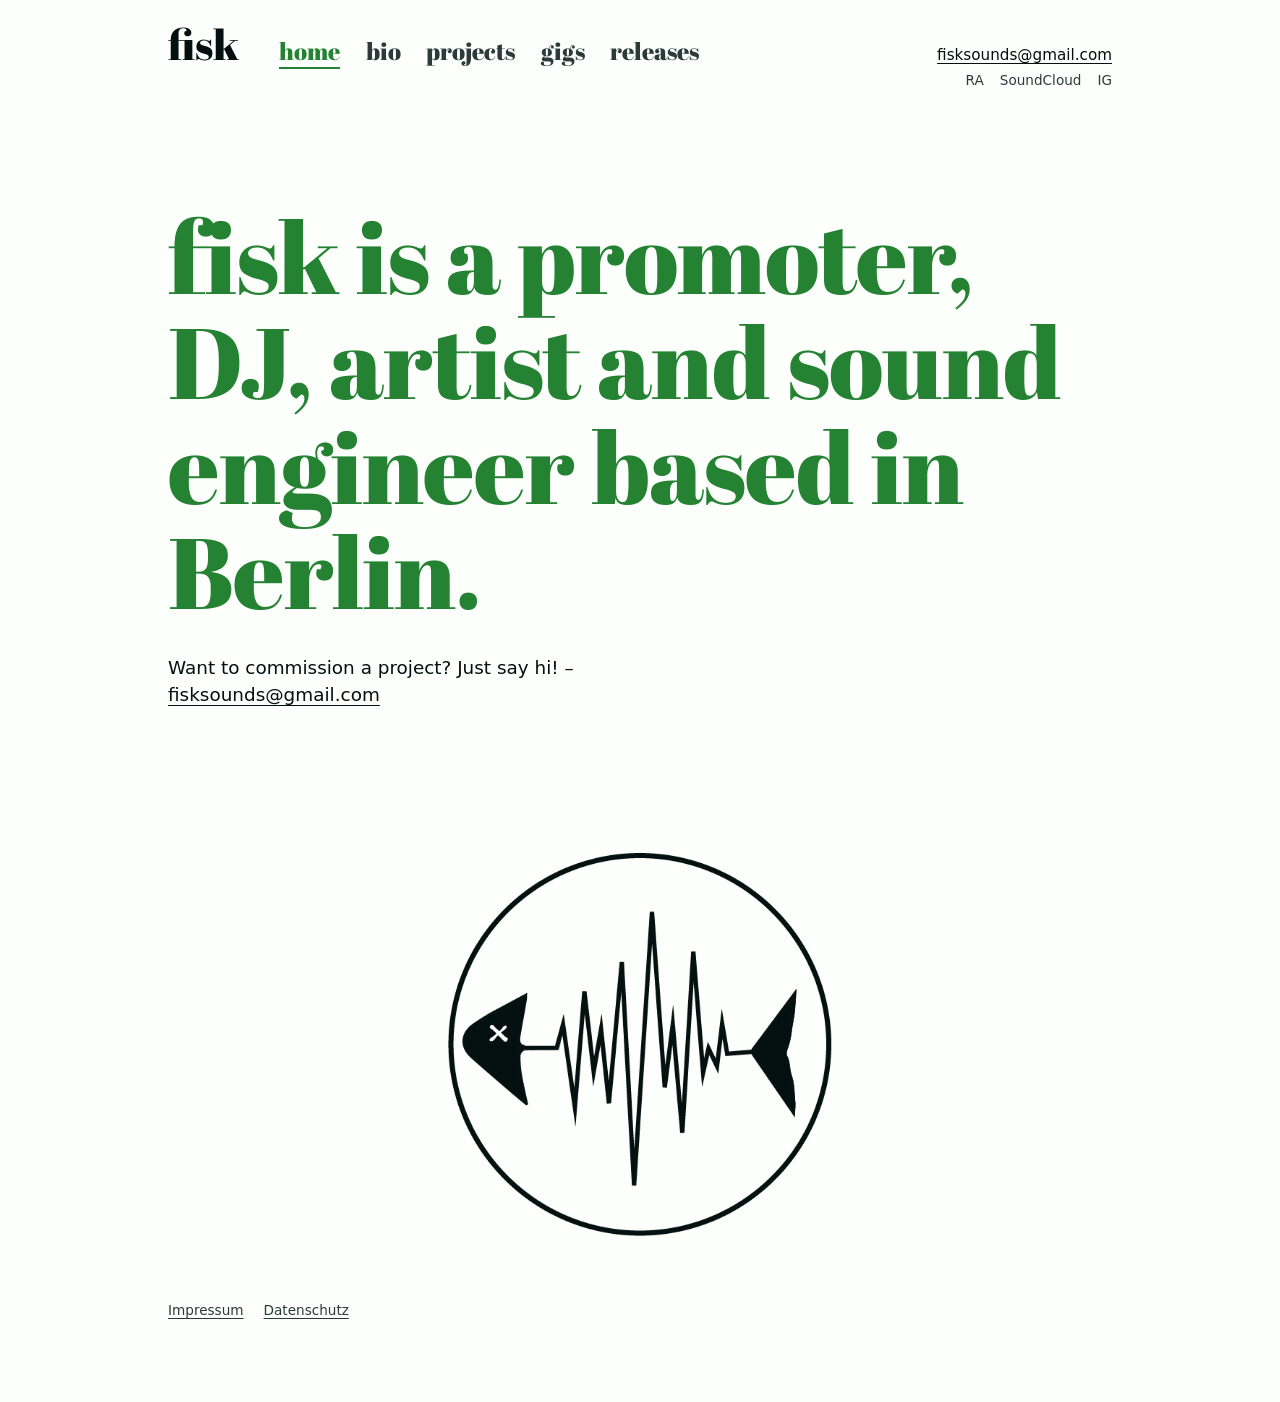
<file: index.html>
<!DOCTYPE html>
<html lang="en">
<head>
<meta charset="utf-8">
<meta name="viewport" content="width=device-width, initial-scale=1">
<title>fisk</title>
<meta name="description" content="fisk is a promoter, DJ, artist and sound engineer based in Berlin.">
<link rel="stylesheet" href="style.css">
</head>
<body>
<div class="wrap">
<header>
<a class="brand" href="index.html">fisk</a>
<nav aria-label="Main">
<a href="index.html" aria-current="page">home</a>
<a href="bio.html">bio</a>
<a href="projects.html">projects</a>
<a href="gigs.html">gigs</a>
<a href="releases.html">releases</a>
</nav>
<div class="contact">
<a href="mailto:fisksounds@gmail.com">fisksounds@gmail.com</a>
<span class="links"><a href="https://ra.co/dj/fisk" target="_blank" rel="noopener noreferrer">RA</a><a href="https://soundcloud.com/fisksounds" target="_blank" rel="noopener noreferrer">SoundCloud</a><a href="https://www.instagram.com/fisk.wav/" target="_blank" rel="noopener noreferrer">IG</a></span>
</div>
</header>
<main>
<p class="lead">fisk is a promoter, DJ, artist and sound engineer based in Berlin.</p>
<p class="available">Want to commission a project? Just say hi! – <a href="mailto:fisksounds@gmail.com">fisksounds@gmail.com</a></p>
<img class="home-logo" src="fisk-logo.png" alt="fisk logo: a fish skeleton whose spine is a sound waveform, inside a circle" width="531" height="530">
</main>
<footer class="site-footer"><a href="impressum.html">Impressum</a><a href="datenschutz.html">Datenschutz</a></footer>
</div>
</body>
</html>
</file>
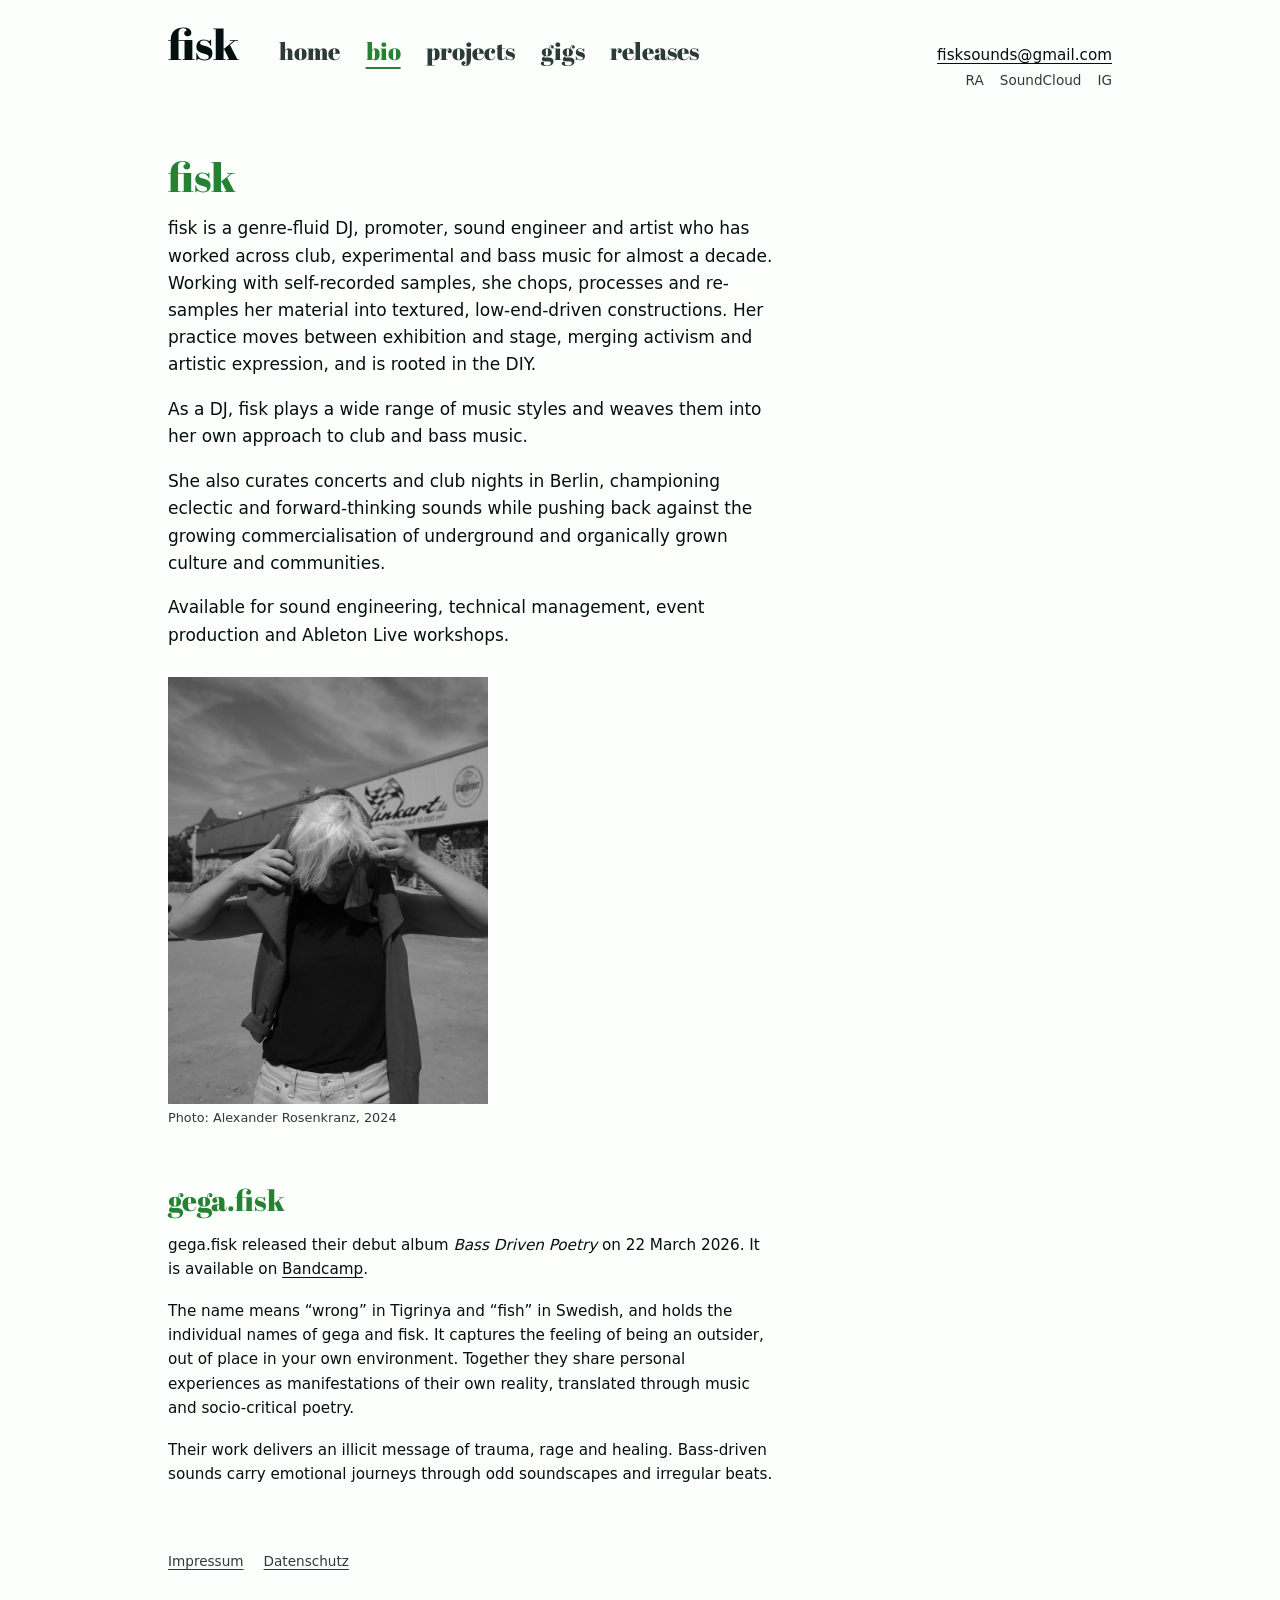
<file: bio.html>
<!DOCTYPE html>
<html lang="en">
<head>
<meta charset="utf-8">
<meta name="viewport" content="width=device-width, initial-scale=1">
<title>fisk – bio</title>
<meta name="description" content="fisk is a promoter, DJ, artist and sound engineer based in Berlin.">
<link rel="stylesheet" href="style.css">
</head>
<body>
<div class="wrap">
<header>
<a class="brand" href="index.html">fisk</a>
<nav aria-label="Main">
<a href="index.html">home</a>
<a href="bio.html" aria-current="page">bio</a>
<a href="projects.html">projects</a>
<a href="gigs.html">gigs</a>
<a href="releases.html">releases</a>
</nav>
<div class="contact">
<a href="mailto:fisksounds@gmail.com">fisksounds@gmail.com</a>
<span class="links"><a href="https://ra.co/dj/fisk" target="_blank" rel="noopener noreferrer">RA</a><a href="https://soundcloud.com/fisksounds" target="_blank" rel="noopener noreferrer">SoundCloud</a><a href="https://www.instagram.com/fisk.wav/" target="_blank" rel="noopener noreferrer">IG</a></span>
</div>
</header>
<main class="text">
<section>
<h2>fisk</h2>
<p>fisk is a genre-fluid DJ, promoter, sound engineer and artist who has worked across club, experimental and bass music for almost a decade. Working with self-recorded samples, she chops, processes and re-samples her material into textured, low-end-driven constructions. Her practice moves between exhibition and stage, merging activism and artistic expression, and is rooted in the DIY.</p>
<p>As a DJ, fisk plays a wide range of music styles and weaves them into her own approach to club and bass music.</p>
<p>She also curates concerts and club nights in Berlin, championing eclectic and forward-thinking sounds while pushing back against the growing commercialisation of underground and organically grown culture and communities.</p>
<p>Available for sound engineering, technical management, event production and Ableton Live workshops.</p>
<figure class="portrait"><img src="fisk-portrait-alexander-rosenkranz-2024.jpg" alt="Black and white portrait of fisk with a sweater pulled over her head and both hands raised to her hair, outdoors under a cloudy sky" width="800" height="1067" loading="lazy"><figcaption>Photo: Alexander Rosenkranz, 2024</figcaption></figure>
</section>
<section class="secondary">
<h2>gega.fisk</h2>
<p>gega.fisk released their debut album <em>Bass Driven Poetry</em> on 22 March 2026. It is available on <a href="https://gegafisk.bandcamp.com/album/bass-driven-poetry" target="_blank" rel="noopener noreferrer">Bandcamp</a>.</p>
<p>The name means “wrong” in Tigrinya and “fish” in Swedish, and holds the individual names of gega and fisk. It captures the feeling of being an outsider, out of place in your own environment. Together they share personal experiences as manifestations of their own reality, translated through music and socio-critical poetry.</p>
<p>Their work delivers an illicit message of trauma, rage and healing. Bass-driven sounds carry emotional journeys through odd soundscapes and irregular beats.</p>
</section>
</main>
<footer class="site-footer"><a href="impressum.html">Impressum</a><a href="datenschutz.html">Datenschutz</a></footer>
</div>
</body>
</html>
</file>
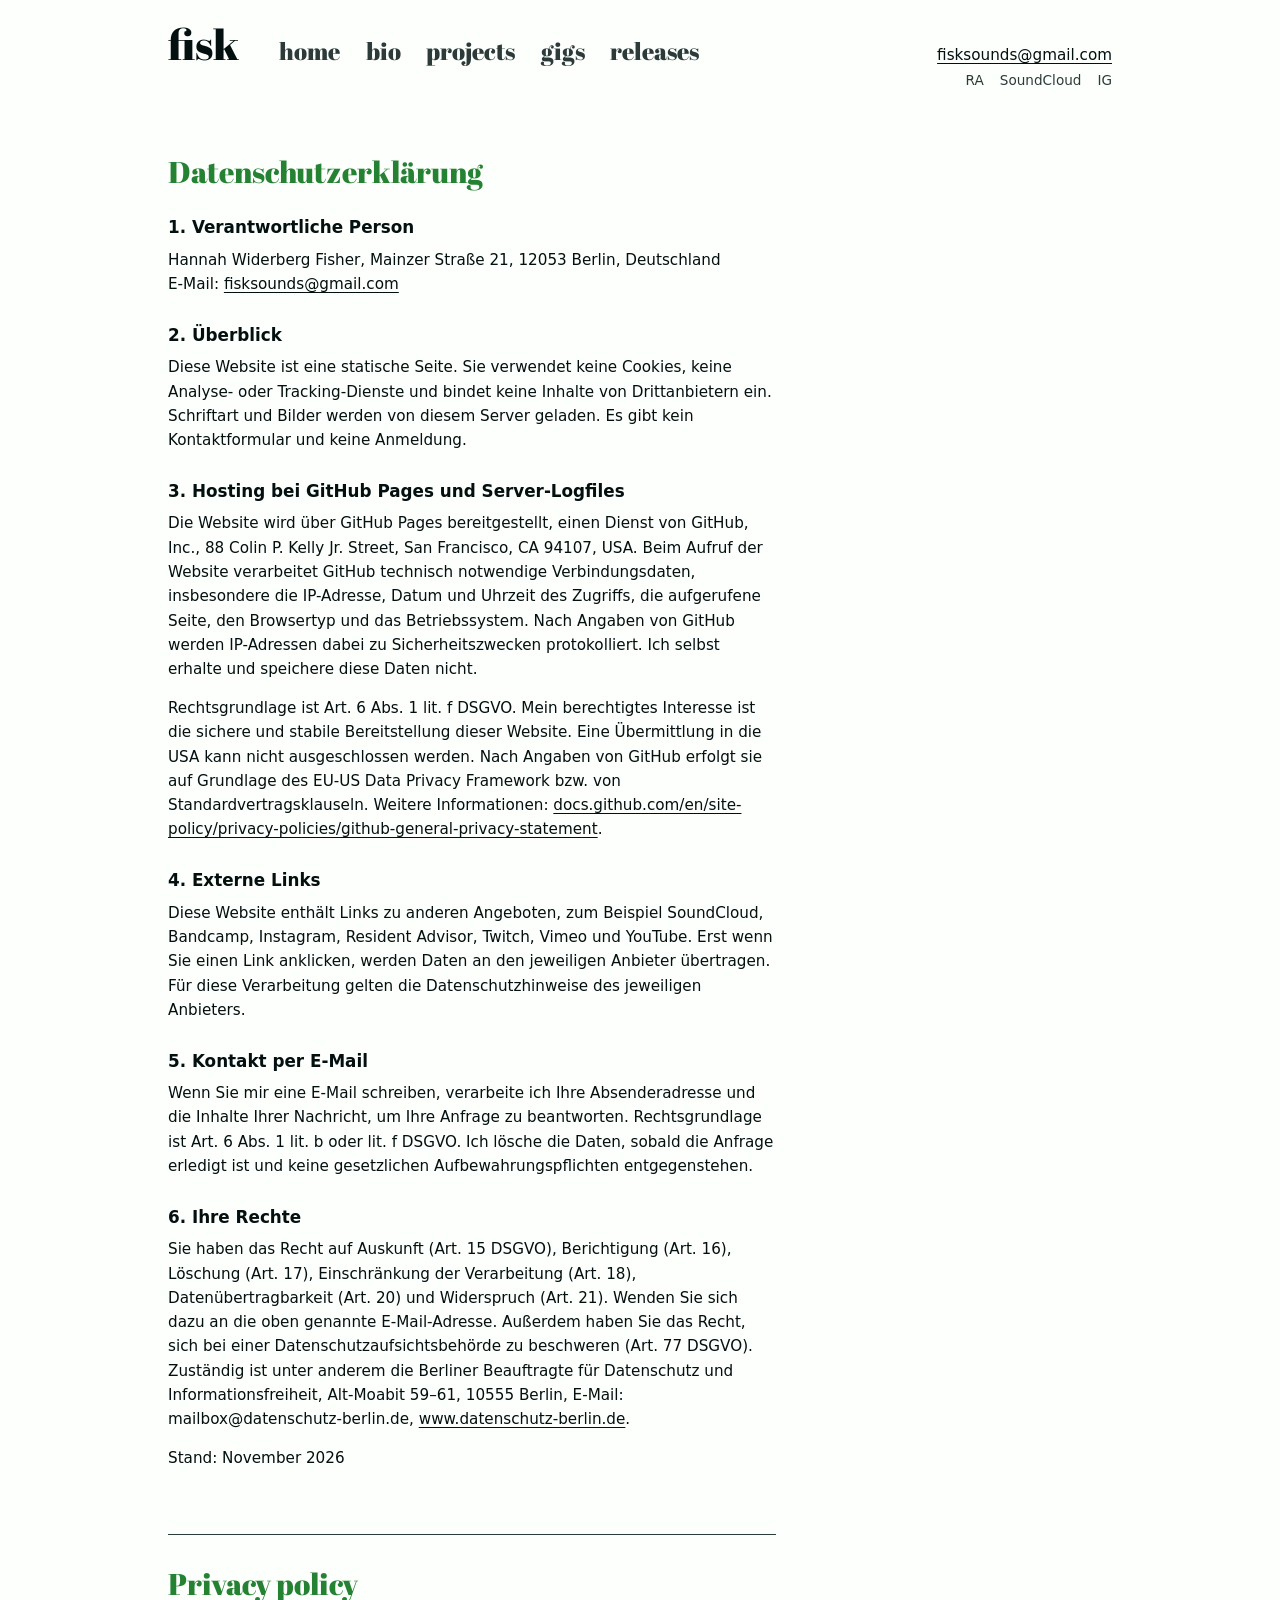
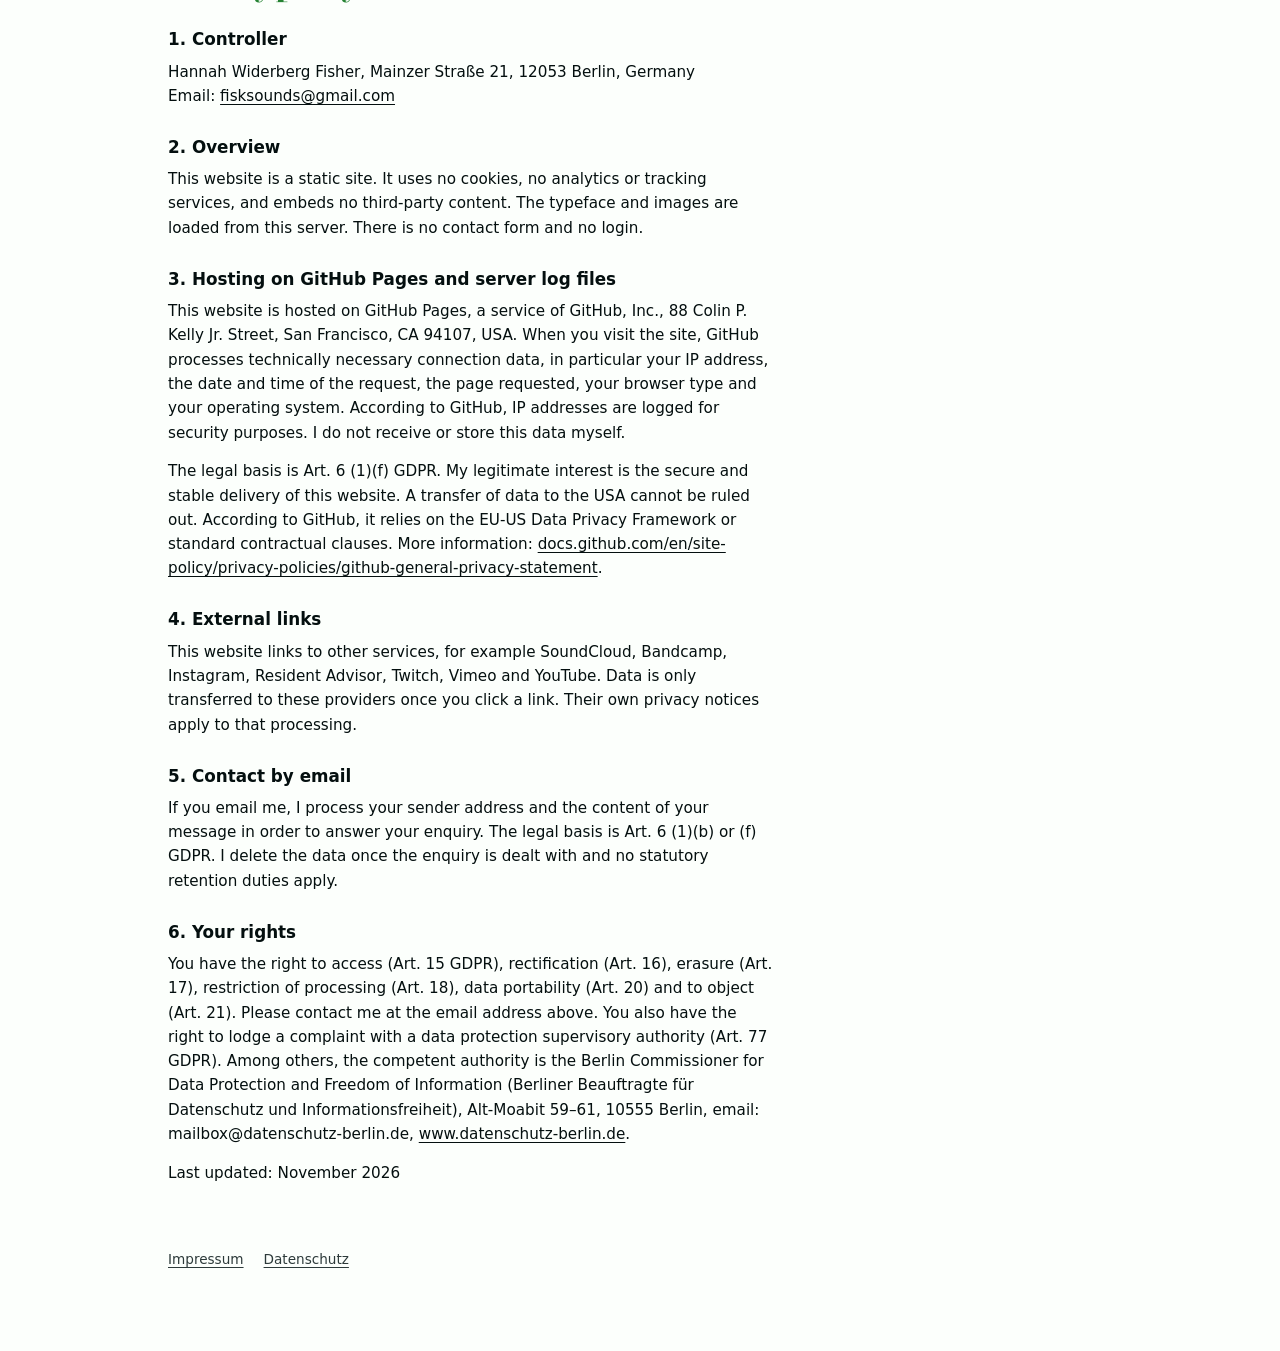
<file: datenschutz.html>
<!DOCTYPE html>
<html lang="en">
<head>
<meta charset="utf-8">
<meta name="viewport" content="width=device-width, initial-scale=1">
<title>fisk – Datenschutz</title>
<meta name="description" content="fisk is a promoter, DJ, artist and sound engineer based in Berlin.">
<link rel="stylesheet" href="style.css">
</head>
<body>
<div class="wrap">
<header>
<a class="brand" href="index.html">fisk</a>
<nav aria-label="Main">
<a href="index.html">home</a>
<a href="bio.html">bio</a>
<a href="projects.html">projects</a>
<a href="gigs.html">gigs</a>
<a href="releases.html">releases</a>
</nav>
<div class="contact">
<a href="mailto:fisksounds@gmail.com">fisksounds@gmail.com</a>
<span class="links"><a href="https://ra.co/dj/fisk" target="_blank" rel="noopener noreferrer">RA</a><a href="https://soundcloud.com/fisksounds" target="_blank" rel="noopener noreferrer">SoundCloud</a><a href="https://www.instagram.com/fisk.wav/" target="_blank" rel="noopener noreferrer">IG</a></span>
</div>
</header>
<main class="text legal">
<section lang="de">
<h2>Datenschutzerklärung</h2>
<h3>1. Verantwortliche Person</h3>
<p>Hannah Widerberg Fisher, Mainzer Straße 21, 12053 Berlin, Deutschland<br>E-Mail: <a href="mailto:fisksounds@gmail.com">fisksounds@gmail.com</a></p>
<h3>2. Überblick</h3>
<p>Diese Website ist eine statische Seite. Sie verwendet keine Cookies, keine Analyse- oder Tracking-Dienste und bindet keine Inhalte von Drittanbietern ein. Schriftart und Bilder werden von diesem Server geladen. Es gibt kein Kontaktformular und keine Anmeldung.</p>
<h3>3. Hosting bei GitHub Pages und Server-Logfiles</h3>
<p>Die Website wird über GitHub Pages bereitgestellt, einen Dienst von GitHub, Inc., 88 Colin P. Kelly Jr. Street, San Francisco, CA 94107, USA. Beim Aufruf der Website verarbeitet GitHub technisch notwendige Verbindungsdaten, insbesondere die IP-Adresse, Datum und Uhrzeit des Zugriffs, die aufgerufene Seite, den Browsertyp und das Betriebssystem. Nach Angaben von GitHub werden IP-Adressen dabei zu Sicherheitszwecken protokolliert. Ich selbst erhalte und speichere diese Daten nicht.</p>
<p>Rechtsgrundlage ist Art. 6 Abs. 1 lit. f DSGVO. Mein berechtigtes Interesse ist die sichere und stabile Bereitstellung dieser Website. Eine Übermittlung in die USA kann nicht ausgeschlossen werden. Nach Angaben von GitHub erfolgt sie auf Grundlage des EU-US Data Privacy Framework bzw. von Standardvertragsklauseln. Weitere Informationen: <a href="https://docs.github.com/en/site-policy/privacy-policies/github-general-privacy-statement" target="_blank" rel="noopener noreferrer">docs.github.com/en/site-policy/privacy-policies/github-general-privacy-statement</a>.</p>
<h3>4. Externe Links</h3>
<p>Diese Website enthält Links zu anderen Angeboten, zum Beispiel SoundCloud, Bandcamp, Instagram, Resident Advisor, Twitch, Vimeo und YouTube. Erst wenn Sie einen Link anklicken, werden Daten an den jeweiligen Anbieter übertragen. Für diese Verarbeitung gelten die Datenschutzhinweise des jeweiligen Anbieters.</p>
<h3>5. Kontakt per E-Mail</h3>
<p>Wenn Sie mir eine E-Mail schreiben, verarbeite ich Ihre Absenderadresse und die Inhalte Ihrer Nachricht, um Ihre Anfrage zu beantworten. Rechtsgrundlage ist Art. 6 Abs. 1 lit. b oder lit. f DSGVO. Ich lösche die Daten, sobald die Anfrage erledigt ist und keine gesetzlichen Aufbewahrungspflichten entgegenstehen.</p>
<h3>6. Ihre Rechte</h3>
<p>Sie haben das Recht auf Auskunft (Art. 15 DSGVO), Berichtigung (Art. 16), Löschung (Art. 17), Einschränkung der Verarbeitung (Art. 18), Datenübertragbarkeit (Art. 20) und Widerspruch (Art. 21). Wenden Sie sich dazu an die oben genannte E-Mail-Adresse. Außerdem haben Sie das Recht, sich bei einer Datenschutzaufsichtsbehörde zu beschweren (Art. 77 DSGVO). Zuständig ist unter anderem die Berliner Beauftragte für Datenschutz und Informationsfreiheit, Alt-Moabit 59–61, 10555 Berlin, E-Mail: mailbox@datenschutz-berlin.de, <a href="https://www.datenschutz-berlin.de" target="_blank" rel="noopener noreferrer">www.datenschutz-berlin.de</a>.</p>
<p>Stand: November 2026</p>
</section>
<section lang="en">
<h2>Privacy policy</h2>
<h3>1. Controller</h3>
<p>Hannah Widerberg Fisher, Mainzer Straße 21, 12053 Berlin, Germany<br>Email: <a href="mailto:fisksounds@gmail.com">fisksounds@gmail.com</a></p>
<h3>2. Overview</h3>
<p>This website is a static site. It uses no cookies, no analytics or tracking services, and embeds no third-party content. The typeface and images are loaded from this server. There is no contact form and no login.</p>
<h3>3. Hosting on GitHub Pages and server log files</h3>
<p>This website is hosted on GitHub Pages, a service of GitHub, Inc., 88 Colin P. Kelly Jr. Street, San Francisco, CA 94107, USA. When you visit the site, GitHub processes technically necessary connection data, in particular your IP address, the date and time of the request, the page requested, your browser type and your operating system. According to GitHub, IP addresses are logged for security purposes. I do not receive or store this data myself.</p>
<p>The legal basis is Art. 6 (1)(f) GDPR. My legitimate interest is the secure and stable delivery of this website. A transfer of data to the USA cannot be ruled out. According to GitHub, it relies on the EU-US Data Privacy Framework or standard contractual clauses. More information: <a href="https://docs.github.com/en/site-policy/privacy-policies/github-general-privacy-statement" target="_blank" rel="noopener noreferrer">docs.github.com/en/site-policy/privacy-policies/github-general-privacy-statement</a>.</p>
<h3>4. External links</h3>
<p>This website links to other services, for example SoundCloud, Bandcamp, Instagram, Resident Advisor, Twitch, Vimeo and YouTube. Data is only transferred to these providers once you click a link. Their own privacy notices apply to that processing.</p>
<h3>5. Contact by email</h3>
<p>If you email me, I process your sender address and the content of your message in order to answer your enquiry. The legal basis is Art. 6 (1)(b) or (f) GDPR. I delete the data once the enquiry is dealt with and no statutory retention duties apply.</p>
<h3>6. Your rights</h3>
<p>You have the right to access (Art. 15 GDPR), rectification (Art. 16), erasure (Art. 17), restriction of processing (Art. 18), data portability (Art. 20) and to object (Art. 21). Please contact me at the email address above. You also have the right to lodge a complaint with a data protection supervisory authority (Art. 77 GDPR). Among others, the competent authority is the Berlin Commissioner for Data Protection and Freedom of Information (Berliner Beauftragte für Datenschutz und Informationsfreiheit), Alt-Moabit 59–61, 10555 Berlin, email: mailbox@datenschutz-berlin.de, <a href="https://www.datenschutz-berlin.de" target="_blank" rel="noopener noreferrer">www.datenschutz-berlin.de</a>.</p>
<p>Last updated: November 2026</p>
</section>
</main>
<footer class="site-footer"><a href="impressum.html">Impressum</a><a href="datenschutz.html">Datenschutz</a></footer>
</div>
</body>
</html>
</file>
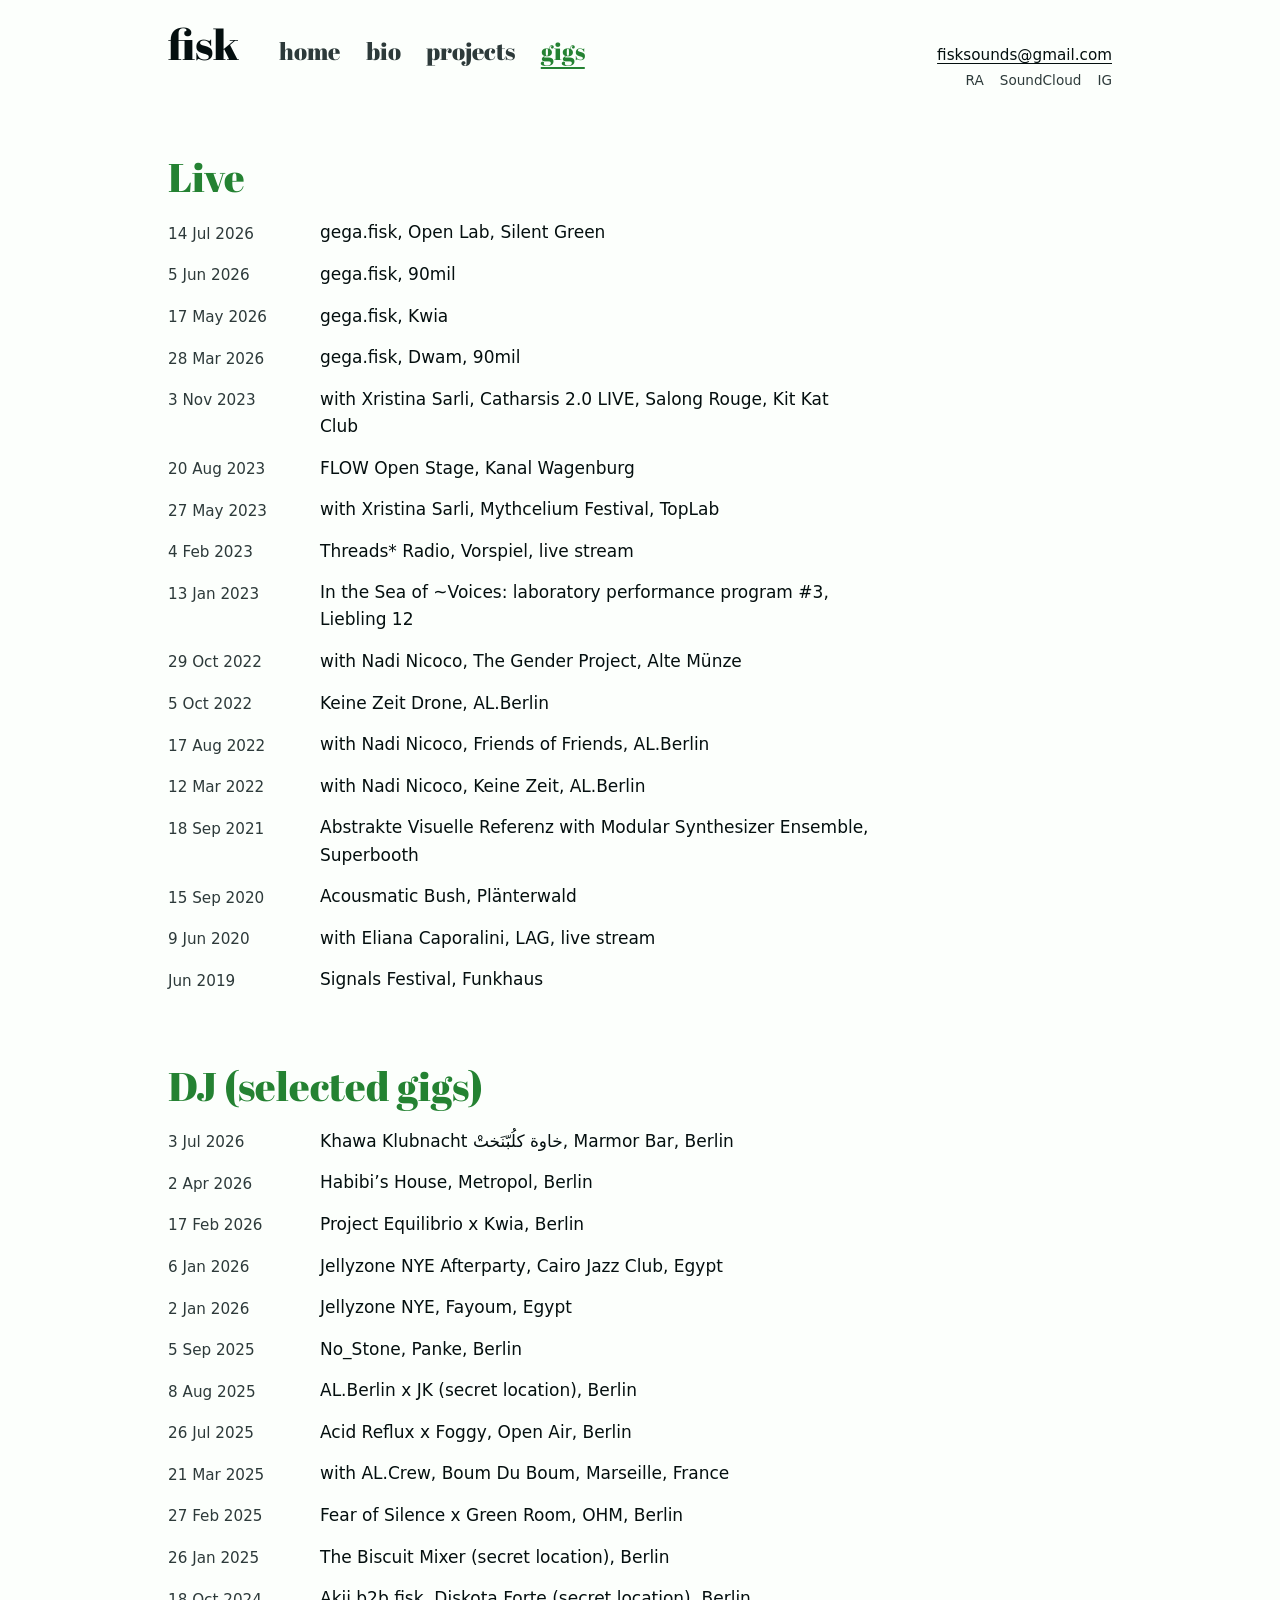
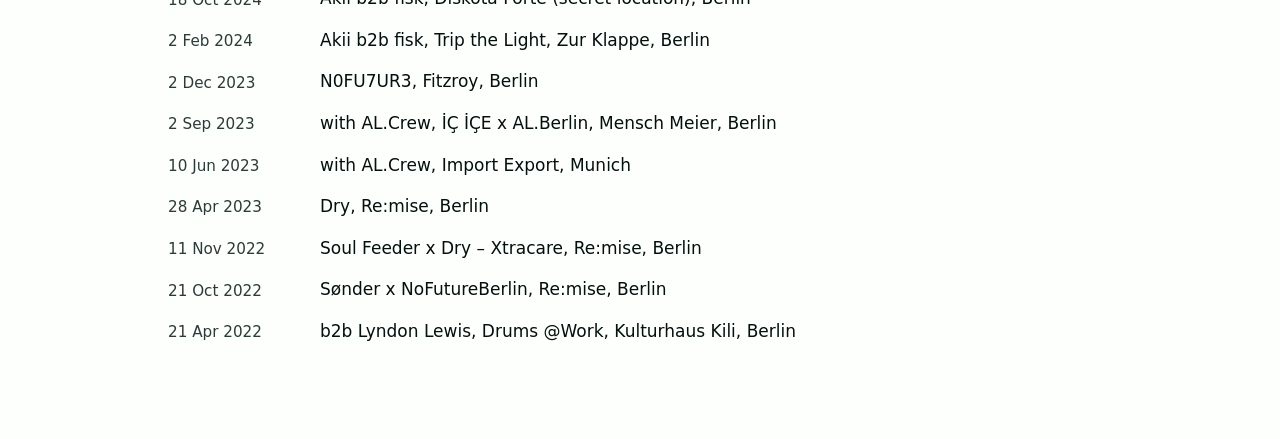
<file: gigs (1).html>
<!DOCTYPE html>
<html lang="en">
<head>
<meta charset="utf-8">
<meta name="viewport" content="width=device-width, initial-scale=1">
<title>fisk – gigs</title>
<meta name="description" content="fisk is a promoter, DJ, artist and sound engineer based in Berlin.">
<link rel="stylesheet" href="style.css">
</head>
<body>
<div class="wrap">
<header>
<a class="brand" href="index.html">fisk</a>
<nav aria-label="Main">
<a href="index.html">home</a>
<a href="bio.html">bio</a>
<a href="projects.html">projects</a>
<a href="gigs.html" aria-current="page">gigs</a>
</nav>
<div class="contact">
<a href="mailto:fisksounds@gmail.com">fisksounds@gmail.com</a>
<span class="links"><a href="https://ra.co/dj/fisk" target="_blank" rel="noopener noreferrer">RA</a><a href="https://soundcloud.com/fisksounds" target="_blank" rel="noopener noreferrer">SoundCloud</a><a href="https://www.instagram.com/fisk.wav/" target="_blank" rel="noopener noreferrer">IG</a></span>
</div>
</header>
<main class="gigs">
<section id="live">
<h2>Live</h2>
<ul>
<li><span class="when">14 Jul 2026</span><span>gega.fisk, Open Lab, Silent Green</span></li>
<li><span class="when">5 Jun 2026</span><span>gega.fisk, 90mil</span></li>
<li><span class="when">17 May 2026</span><span>gega.fisk, Kwia</span></li>
<li><span class="when">28 Mar 2026</span><span>gega.fisk, Dwam, 90mil</span></li>
<li><span class="when">3 Nov 2023</span><span>with Xristina Sarli, Catharsis 2.0 LIVE, Salong Rouge, Kit Kat Club</span></li>
<li><span class="when">20 Aug 2023</span><span>FLOW Open Stage, Kanal Wagenburg</span></li>
<li><span class="when">27 May 2023</span><span>with Xristina Sarli, Mythcelium Festival, TopLab</span></li>
<li><span class="when">4 Feb 2023</span><span>Threads* Radio, Vorspiel, live stream</span></li>
<li><span class="when">13 Jan 2023</span><span>In the Sea of ~Voices: laboratory performance program #3, Liebling 12</span></li>
<li><span class="when">29 Oct 2022</span><span>with Nadi Nicoco, The Gender Project, Alte Münze</span></li>
<li><span class="when">5 Oct 2022</span><span>Keine Zeit Drone, AL.Berlin</span></li>
<li><span class="when">17 Aug 2022</span><span>with Nadi Nicoco, Friends of Friends, AL.Berlin</span></li>
<li><span class="when">12 Mar 2022</span><span>with Nadi Nicoco, Keine Zeit, AL.Berlin</span></li>
<li><span class="when">18 Sep 2021</span><span>Abstrakte Visuelle Referenz with Modular Synthesizer Ensemble, Superbooth</span></li>
<li><span class="when">15 Sep 2020</span><span>Acousmatic Bush, Plänterwald</span></li>
<li><span class="when">9 Jun 2020</span><span>with Eliana Caporalini, LAG, live stream</span></li>
<li><span class="when">Jun 2019</span><span>Signals Festival, Funkhaus</span></li>
</ul>
</section>
<section id="dj">
<h2>DJ (selected gigs)</h2>
<ul>
<li><span class="when">3 Jul 2026</span><span>Khawa Klubnacht <span lang="ar" dir="rtl">خاوة كلُبّنَختْ</span>, Marmor Bar, Berlin</span></li>
<li><span class="when">2 Apr 2026</span><span>Habibi’s House, Metropol, Berlin</span></li>
<li><span class="when">17 Feb 2026</span><span>Project Equilibrio x Kwia, Berlin</span></li>
<li><span class="when">6 Jan 2026</span><span>Jellyzone NYE Afterparty, Cairo Jazz Club, Egypt</span></li>
<li><span class="when">2 Jan 2026</span><span>Jellyzone NYE, Fayoum, Egypt</span></li>
<li><span class="when">5 Sep 2025</span><span>No_Stone, Panke, Berlin</span></li>
<li><span class="when">8 Aug 2025</span><span>AL.Berlin x JK (secret location), Berlin</span></li>
<li><span class="when">26 Jul 2025</span><span>Acid Reflux x Foggy, Open Air, Berlin</span></li>
<li><span class="when">21 Mar 2025</span><span>with AL.Crew, Boum Du Boum, Marseille, France</span></li>
<li><span class="when">27 Feb 2025</span><span>Fear of Silence x Green Room, OHM, Berlin</span></li>
<li><span class="when">26 Jan 2025</span><span>The Biscuit Mixer (secret location), Berlin</span></li>
<li><span class="when">18 Oct 2024</span><span>Akii b2b fisk, Diskota Forte (secret location), Berlin</span></li>
<li><span class="when">2 Feb 2024</span><span>Akii b2b fisk, Trip the Light, Zur Klappe, Berlin</span></li>
<li><span class="when">2 Dec 2023</span><span>N0FU7UR3, Fitzroy, Berlin</span></li>
<li><span class="when">2 Sep 2023</span><span>with AL.Crew, İÇ İÇE x AL.Berlin, Mensch Meier, Berlin</span></li>
<li><span class="when">10 Jun 2023</span><span>with AL.Crew, Import Export, Munich</span></li>
<li><span class="when">28 Apr 2023</span><span>Dry, Re:mise, Berlin</span></li>
<li><span class="when">11 Nov 2022</span><span>Soul Feeder x Dry – Xtracare, Re:mise, Berlin</span></li>
<li><span class="when">21 Oct 2022</span><span>Sønder x NoFutureBerlin, Re:mise, Berlin</span></li>
<li><span class="when">21 Apr 2022</span><span>b2b Lyndon Lewis, Drums @Work, Kulturhaus Kili, Berlin</span></li>
</ul>
</section>
</main>
</div>
</body>
</html>
</file>
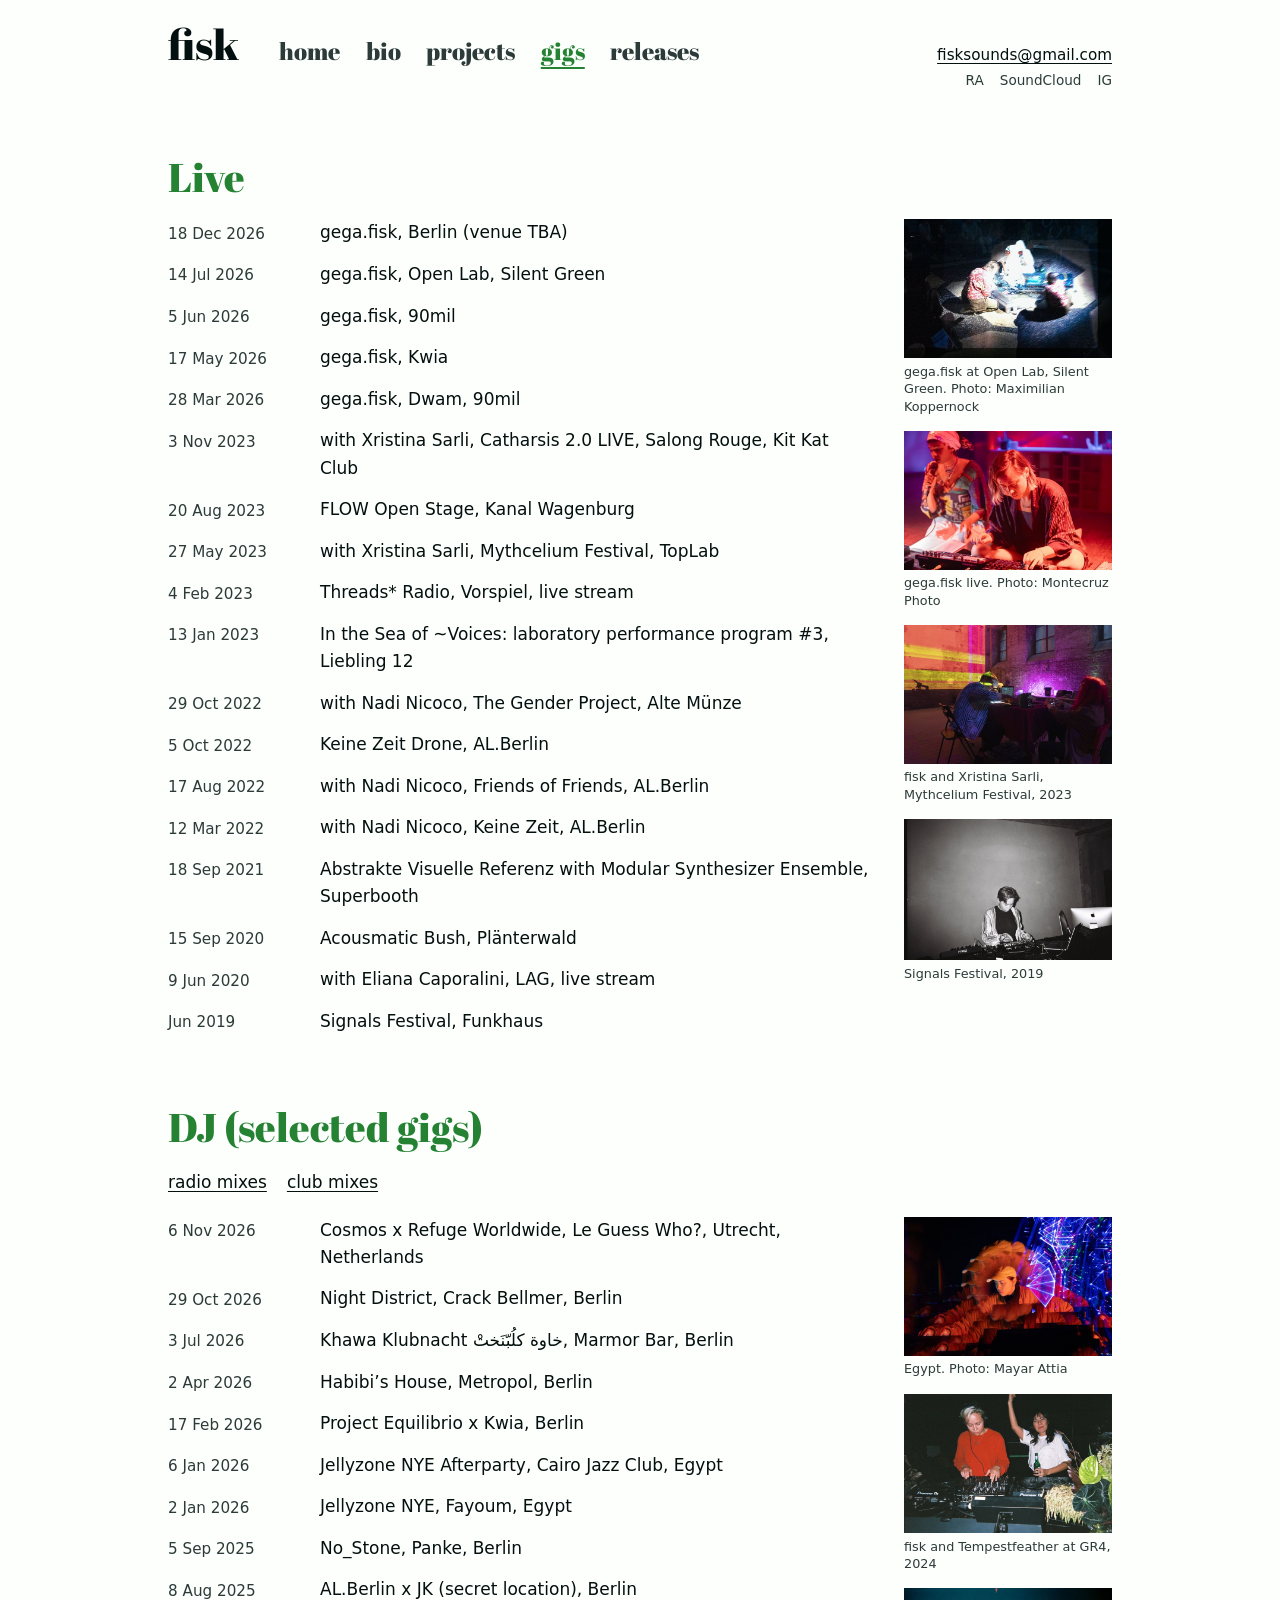
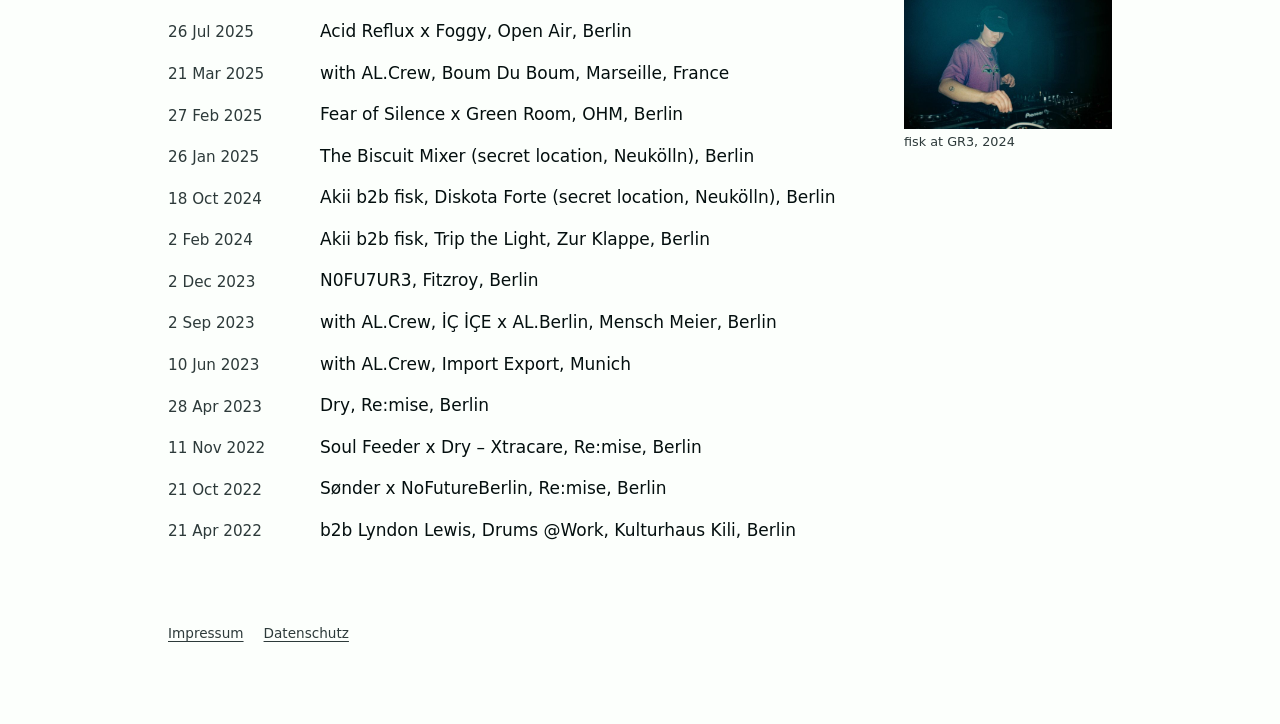
<file: gigs.html>
<!DOCTYPE html>
<html lang="en">
<head>
<meta charset="utf-8">
<meta name="viewport" content="width=device-width, initial-scale=1">
<title>fisk – gigs</title>
<meta name="description" content="fisk is a promoter, DJ, artist and sound engineer based in Berlin.">
<link rel="stylesheet" href="style.css">
</head>
<body>
<div class="wrap">
<header>
<a class="brand" href="index.html">fisk</a>
<nav aria-label="Main">
<a href="index.html">home</a>
<a href="bio.html">bio</a>
<a href="projects.html">projects</a>
<a href="gigs.html" aria-current="page">gigs</a>
<a href="releases.html">releases</a>
</nav>
<div class="contact">
<a href="mailto:fisksounds@gmail.com">fisksounds@gmail.com</a>
<span class="links"><a href="https://ra.co/dj/fisk" target="_blank" rel="noopener noreferrer">RA</a><a href="https://soundcloud.com/fisksounds" target="_blank" rel="noopener noreferrer">SoundCloud</a><a href="https://www.instagram.com/fisk.wav/" target="_blank" rel="noopener noreferrer">IG</a></span>
</div>
</header>
<main class="gigs">
<section id="live">
<h2>Live</h2>
<ul>
<li><span class="when">18 Dec 2026</span><span>gega.fisk, Berlin (venue TBA)</span></li>
<li><span class="when">14 Jul 2026</span><span>gega.fisk, Open Lab, Silent Green</span></li>
<li><span class="when">5 Jun 2026</span><span>gega.fisk, 90mil</span></li>
<li><span class="when">17 May 2026</span><span>gega.fisk, Kwia</span></li>
<li><span class="when">28 Mar 2026</span><span>gega.fisk, Dwam, 90mil</span></li>
<li><span class="when">3 Nov 2023</span><span>with Xristina Sarli, Catharsis 2.0 LIVE, Salong Rouge, Kit Kat Club</span></li>
<li><span class="when">20 Aug 2023</span><span>FLOW Open Stage, Kanal Wagenburg</span></li>
<li><span class="when">27 May 2023</span><span>with Xristina Sarli, Mythcelium Festival, TopLab</span></li>
<li><span class="when">4 Feb 2023</span><span>Threads* Radio, Vorspiel, live stream</span></li>
<li><span class="when">13 Jan 2023</span><span>In the Sea of ~Voices: laboratory performance program #3, Liebling 12</span></li>
<li><span class="when">29 Oct 2022</span><span>with Nadi Nicoco, The Gender Project, Alte Münze</span></li>
<li><span class="when">5 Oct 2022</span><span>Keine Zeit Drone, AL.Berlin</span></li>
<li><span class="when">17 Aug 2022</span><span>with Nadi Nicoco, Friends of Friends, AL.Berlin</span></li>
<li><span class="when">12 Mar 2022</span><span>with Nadi Nicoco, Keine Zeit, AL.Berlin</span></li>
<li><span class="when">18 Sep 2021</span><span>Abstrakte Visuelle Referenz with Modular Synthesizer Ensemble, Superbooth</span></li>
<li><span class="when">15 Sep 2020</span><span>Acousmatic Bush, Plänterwald</span></li>
<li><span class="when">9 Jun 2020</span><span>with Eliana Caporalini, LAG, live stream</span></li>
<li><span class="when">Jun 2019</span><span>Signals Festival, Funkhaus</span></li>
</ul>
<div class="pics">
<figure><a href="gega-fisk-open-lab-silent-green-2026.jpg" target="_blank" rel="noopener noreferrer"><img src="gega-fisk-open-lab-silent-green-2026.jpg" alt="gega.fisk performing at Silent Green Open Lab, seated on the floor around a table of equipment in a pool of white light" width="700" height="467" loading="lazy"></a><figcaption>gega.fisk at Open Lab, Silent Green. Photo: Maximilian Koppernock</figcaption></figure>
<figure><a href="gega-fisk-live.jpg" target="_blank" rel="noopener noreferrer"><img src="gega-fisk-live.jpg" alt="gega.fisk performing live: one seated at a microphone, the other at drum machines, in red and violet stage light" width="700" height="467" loading="lazy"></a><figcaption>gega.fisk live. Photo: Montecruz Photo</figcaption></figure>
<figure><a href="mythcelium-fisk-xristina-sarli-2023.jpg" target="_blank" rel="noopener noreferrer"><img src="mythcelium-fisk-xristina-sarli-2023.jpg" alt="fisk at a table of electronics in a brick hall lit orange, pink and violet, with a projection on the wall and a second performer at right" width="700" height="467" loading="lazy"></a><figcaption>fisk and Xristina Sarli, Mythcelium Festival, 2023</figcaption></figure>
<figure><a href="signals-festival-2019.jpg" target="_blank" rel="noopener noreferrer"><img src="signals-festival-2019.jpg" alt="fisk standing at a table of synthesizers and a drum machine, looking down, in a black and white photo" width="700" height="476" loading="lazy"></a><figcaption>Signals Festival, 2019</figcaption></figure>
</div>
</section>
<section id="dj">
<h2>DJ (selected gigs)</h2>
<p class="mixes"><a href="https://soundcloud.com/fisksounds/sets/radio-mixes" target="_blank" rel="noopener noreferrer">radio mixes</a><a href="https://soundcloud.com/fisksounds/sets/club-mixes" target="_blank" rel="noopener noreferrer">club mixes</a></p>
<ul>
<li><span class="when">6 Nov 2026</span><span>Cosmos x Refuge Worldwide, Le Guess Who?, Utrecht, Netherlands</span></li>
<li><span class="when">29 Oct 2026</span><span>Night District, Crack Bellmer, Berlin</span></li>
<li><span class="when">3 Jul 2026</span><span>Khawa Klubnacht <span lang="ar" dir="rtl">خاوة كلُبّنَختْ</span>, Marmor Bar, Berlin</span></li>
<li><span class="when">2 Apr 2026</span><span>Habibi’s House, Metropol, Berlin</span></li>
<li><span class="when">17 Feb 2026</span><span>Project Equilibrio x Kwia, Berlin</span></li>
<li><span class="when">6 Jan 2026</span><span>Jellyzone NYE Afterparty, Cairo Jazz Club, Egypt</span></li>
<li><span class="when">2 Jan 2026</span><span>Jellyzone NYE, Fayoum, Egypt</span></li>
<li><span class="when">5 Sep 2025</span><span>No_Stone, Panke, Berlin</span></li>
<li><span class="when">8 Aug 2025</span><span>AL.Berlin x JK (secret location), Berlin</span></li>
<li><span class="when">26 Jul 2025</span><span>Acid Reflux x Foggy, Open Air, Berlin</span></li>
<li><span class="when">21 Mar 2025</span><span>with AL.Crew, Boum Du Boum, Marseille, France</span></li>
<li><span class="when">27 Feb 2025</span><span>Fear of Silence x Green Room, OHM, Berlin</span></li>
<li><span class="when">26 Jan 2025</span><span>The Biscuit Mixer (secret location, Neukölln), Berlin</span></li>
<li><span class="when">18 Oct 2024</span><span>Akii b2b fisk, Diskota Forte (secret location, Neukölln), Berlin</span></li>
<li><span class="when">2 Feb 2024</span><span>Akii b2b fisk, Trip the Light, Zur Klappe, Berlin</span></li>
<li><span class="when">2 Dec 2023</span><span>N0FU7UR3, Fitzroy, Berlin</span></li>
<li><span class="when">2 Sep 2023</span><span>with AL.Crew, İÇ İÇE x AL.Berlin, Mensch Meier, Berlin</span></li>
<li><span class="when">10 Jun 2023</span><span>with AL.Crew, Import Export, Munich</span></li>
<li><span class="when">28 Apr 2023</span><span>Dry, Re:mise, Berlin</span></li>
<li><span class="when">11 Nov 2022</span><span>Soul Feeder x Dry – Xtracare, Re:mise, Berlin</span></li>
<li><span class="when">21 Oct 2022</span><span>Sønder x NoFutureBerlin, Re:mise, Berlin</span></li>
<li><span class="when">21 Apr 2022</span><span>b2b Lyndon Lewis, Drums @Work, Kulturhaus Kili, Berlin</span></li>
</ul>
<div class="pics">
<figure><a href="egypt-mayar-attia.jpg" target="_blank" rel="noopener noreferrer"><img src="egypt-mayar-attia.jpg" alt="fisk DJing in a cap and headphones, shown in a long-exposure blur against blue laser light structures" width="700" height="468" loading="lazy"></a><figcaption>Egypt. Photo: Mayar Attia</figcaption></figure>
<figure><a href="green-room-gr4-2024.jpg" target="_blank" rel="noopener noreferrer"><img src="green-room-gr4-2024.jpg" alt="Two people at a DJ booth with Pioneer DJ equipment: one mixing in an orange sweater, the other raising an arm with a bottle in hand, plants in the foreground" width="700" height="469" loading="lazy"></a><figcaption>fisk and Tempestfeather at GR4, 2024</figcaption></figure>
<figure><a href="green-room-gr3-2024.jpg" target="_blank" rel="noopener noreferrer"><img src="green-room-gr3-2024.jpg" alt="fisk DJing in a cap and headphones at Pioneer DJ equipment in a dark, blue-lit room" width="700" height="472" loading="lazy"></a><figcaption>fisk at GR3, 2024</figcaption></figure>
</div>
</section>
</main>
<footer class="site-footer"><a href="impressum.html">Impressum</a><a href="datenschutz.html">Datenschutz</a></footer>
</div>
</body>
</html>
</file>
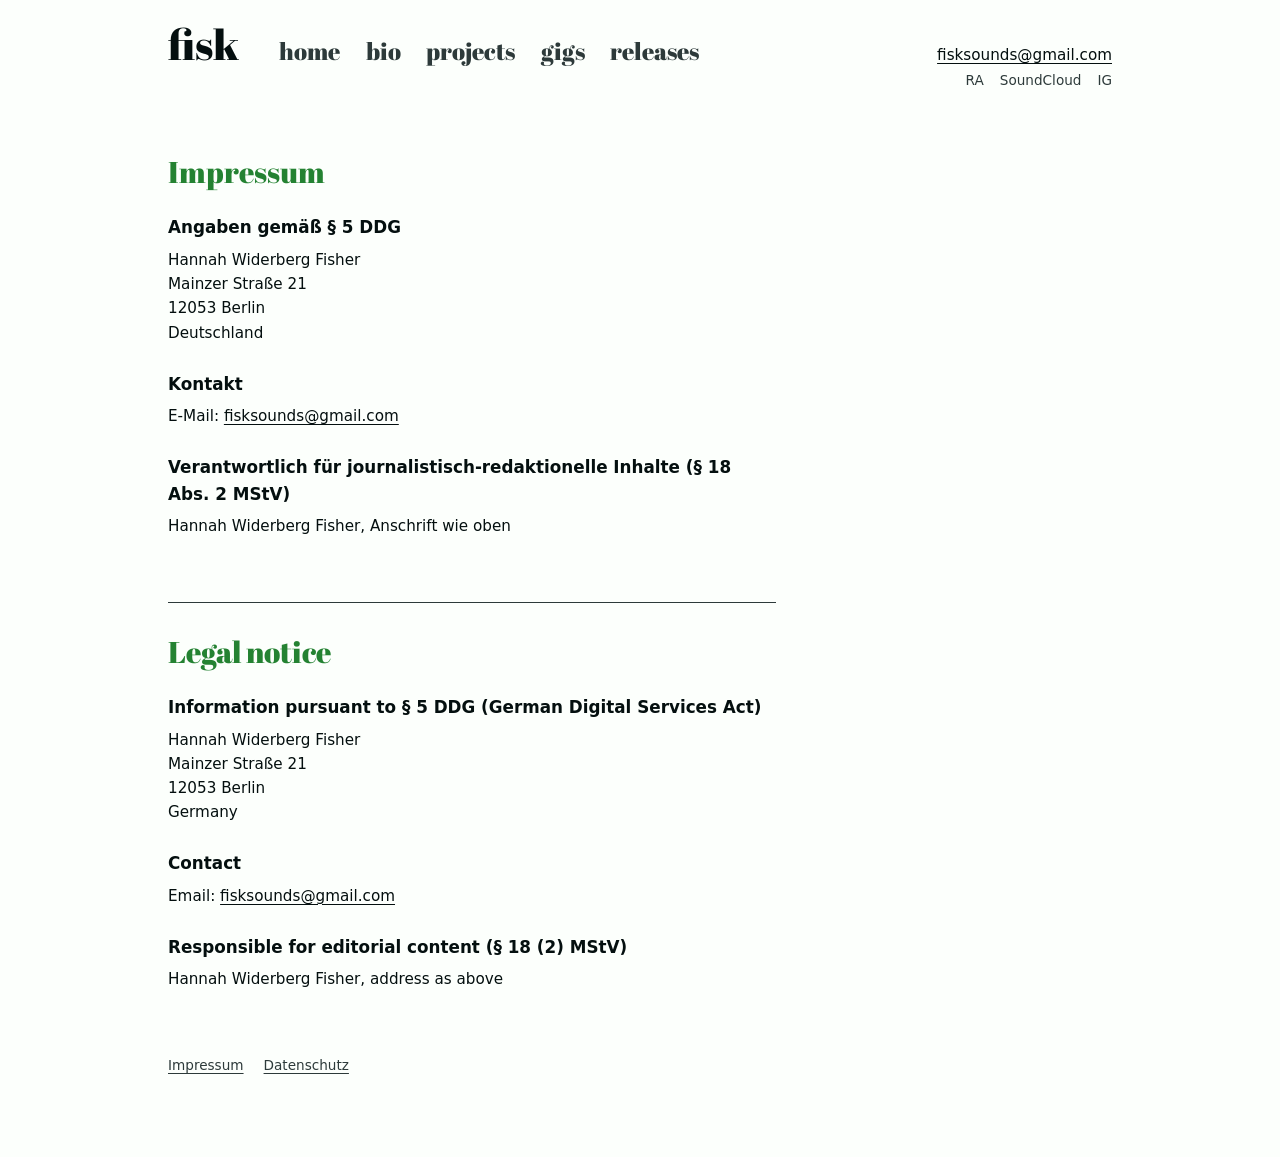
<file: impressum.html>
<!DOCTYPE html>
<html lang="en">
<head>
<meta charset="utf-8">
<meta name="viewport" content="width=device-width, initial-scale=1">
<title>fisk – Impressum</title>
<meta name="description" content="fisk is a promoter, DJ, artist and sound engineer based in Berlin.">
<link rel="stylesheet" href="style.css">
</head>
<body>
<div class="wrap">
<header>
<a class="brand" href="index.html">fisk</a>
<nav aria-label="Main">
<a href="index.html">home</a>
<a href="bio.html">bio</a>
<a href="projects.html">projects</a>
<a href="gigs.html">gigs</a>
<a href="releases.html">releases</a>
</nav>
<div class="contact">
<a href="mailto:fisksounds@gmail.com">fisksounds@gmail.com</a>
<span class="links"><a href="https://ra.co/dj/fisk" target="_blank" rel="noopener noreferrer">RA</a><a href="https://soundcloud.com/fisksounds" target="_blank" rel="noopener noreferrer">SoundCloud</a><a href="https://www.instagram.com/fisk.wav/" target="_blank" rel="noopener noreferrer">IG</a></span>
</div>
</header>
<main class="text legal">
<section lang="de">
<h2>Impressum</h2>
<h3>Angaben gemäß § 5 DDG</h3>
<address>Hannah Widerberg Fisher<br>Mainzer Straße 21<br>12053 Berlin<br>Deutschland</address>
<h3>Kontakt</h3>
<p>E-Mail: <a href="mailto:fisksounds@gmail.com">fisksounds@gmail.com</a></p>
<h3>Verantwortlich für journalistisch-redaktionelle Inhalte (§ 18 Abs. 2 MStV)</h3>
<p>Hannah Widerberg Fisher, Anschrift wie oben</p>
</section>
<section lang="en">
<h2>Legal notice</h2>
<h3>Information pursuant to § 5 DDG (German Digital Services Act)</h3>
<address>Hannah Widerberg Fisher<br>Mainzer Straße 21<br>12053 Berlin<br>Germany</address>
<h3>Contact</h3>
<p>Email: <a href="mailto:fisksounds@gmail.com">fisksounds@gmail.com</a></p>
<h3>Responsible for editorial content (§ 18 (2) MStV)</h3>
<p>Hannah Widerberg Fisher, address as above</p>
</section>
</main>
<footer class="site-footer"><a href="impressum.html">Impressum</a><a href="datenschutz.html">Datenschutz</a></footer>
</div>
</body>
</html>
</file>
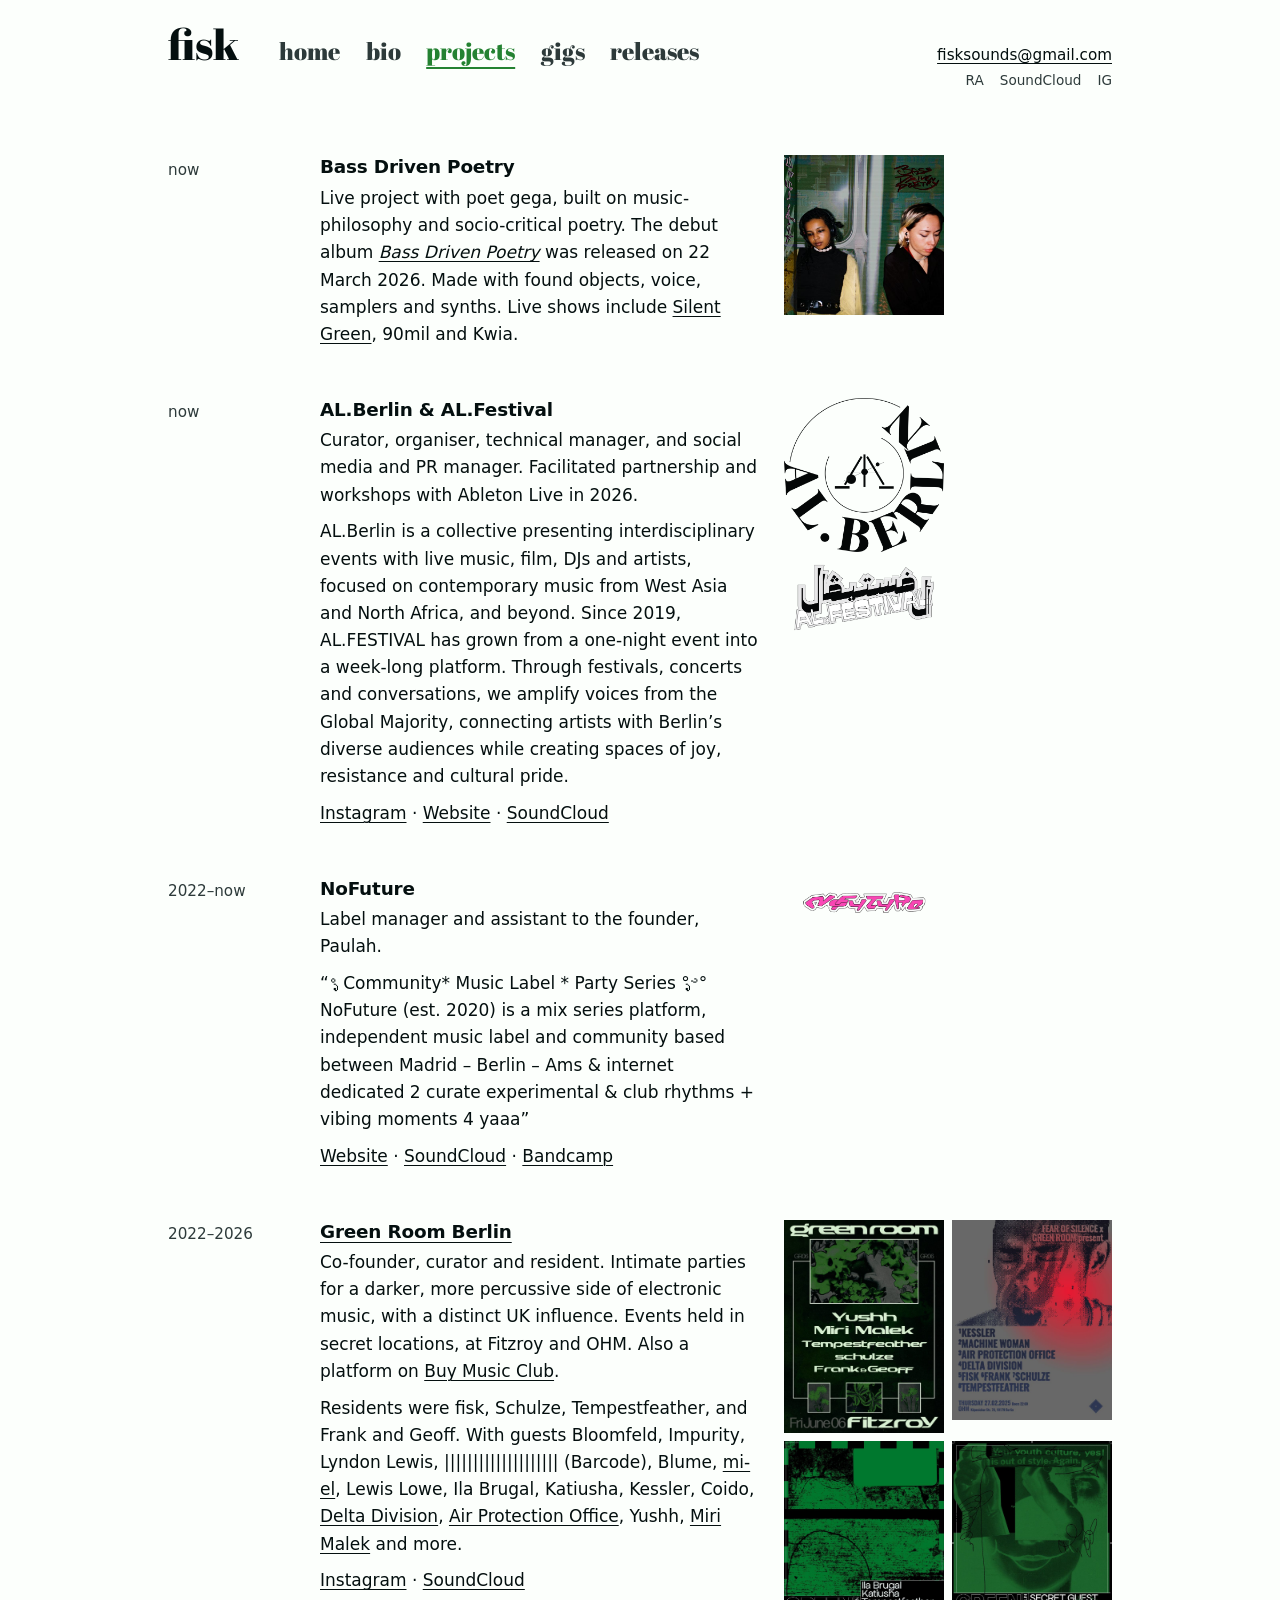
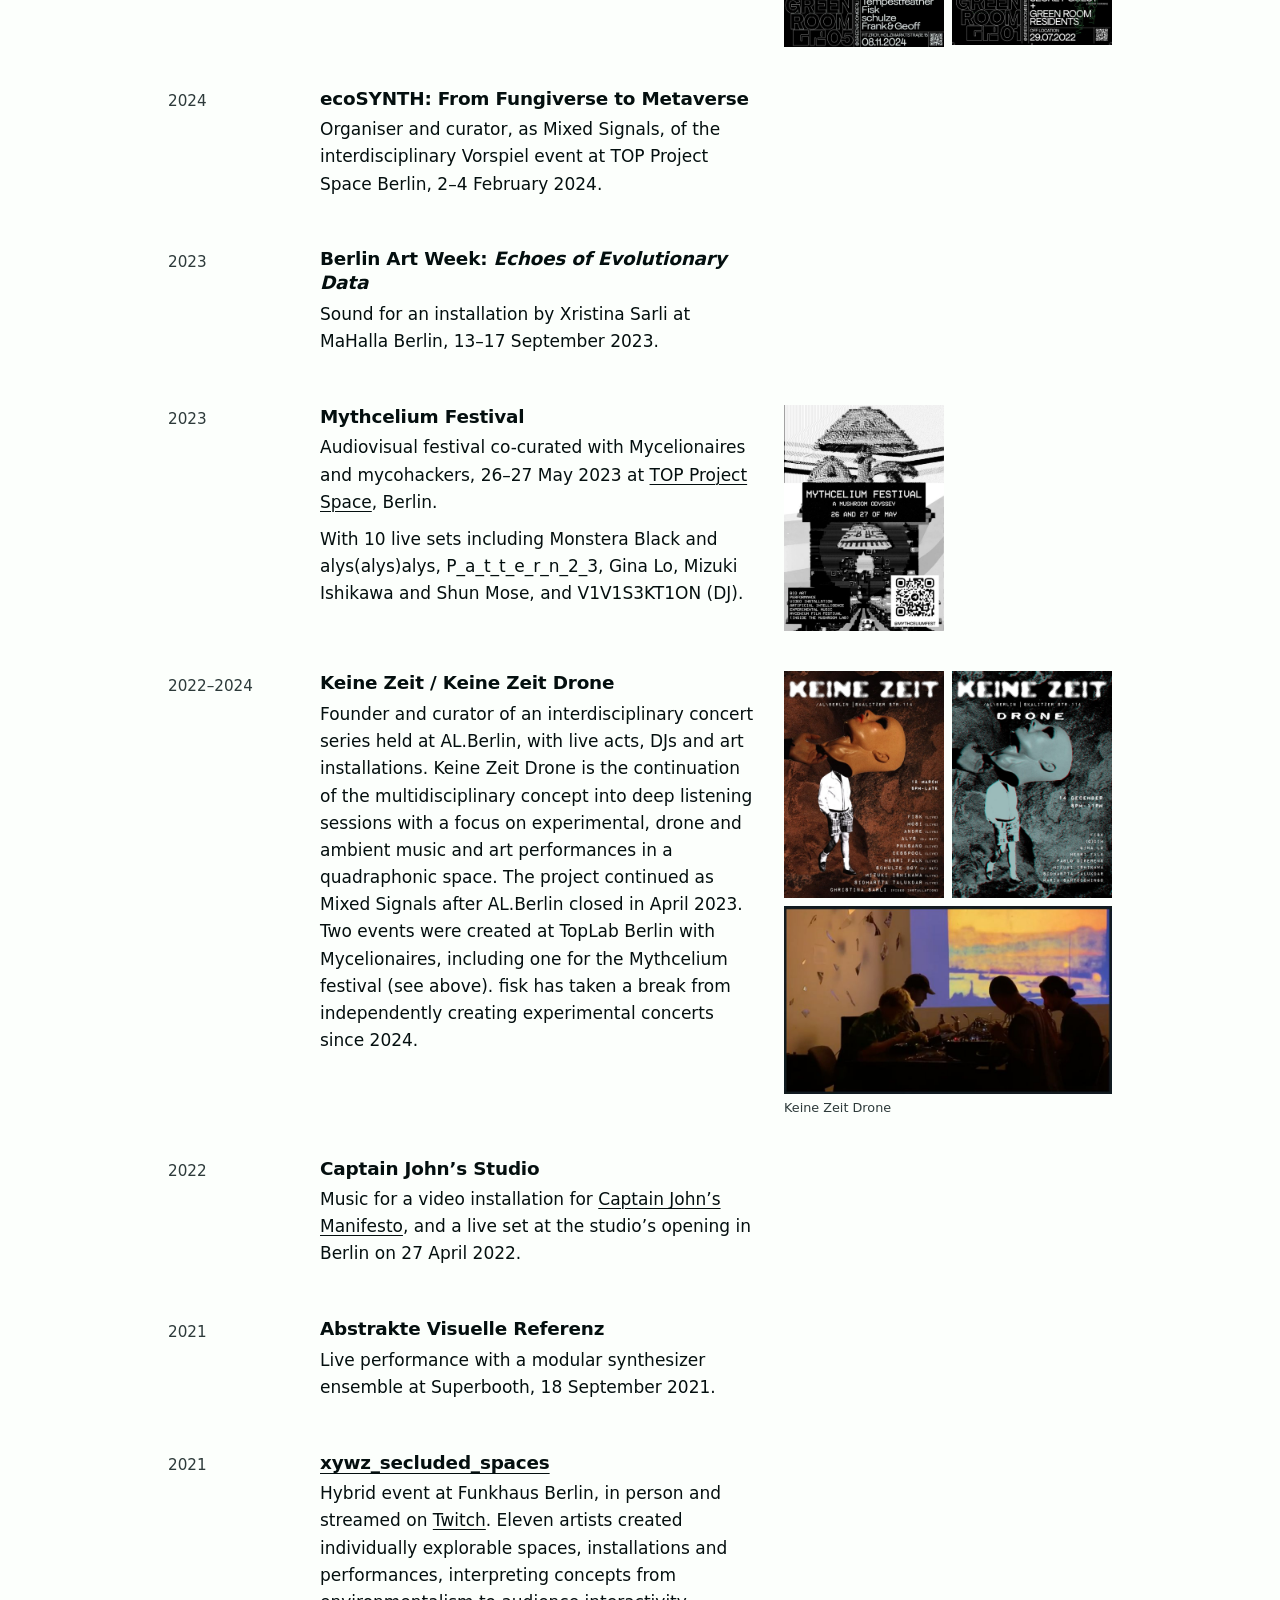
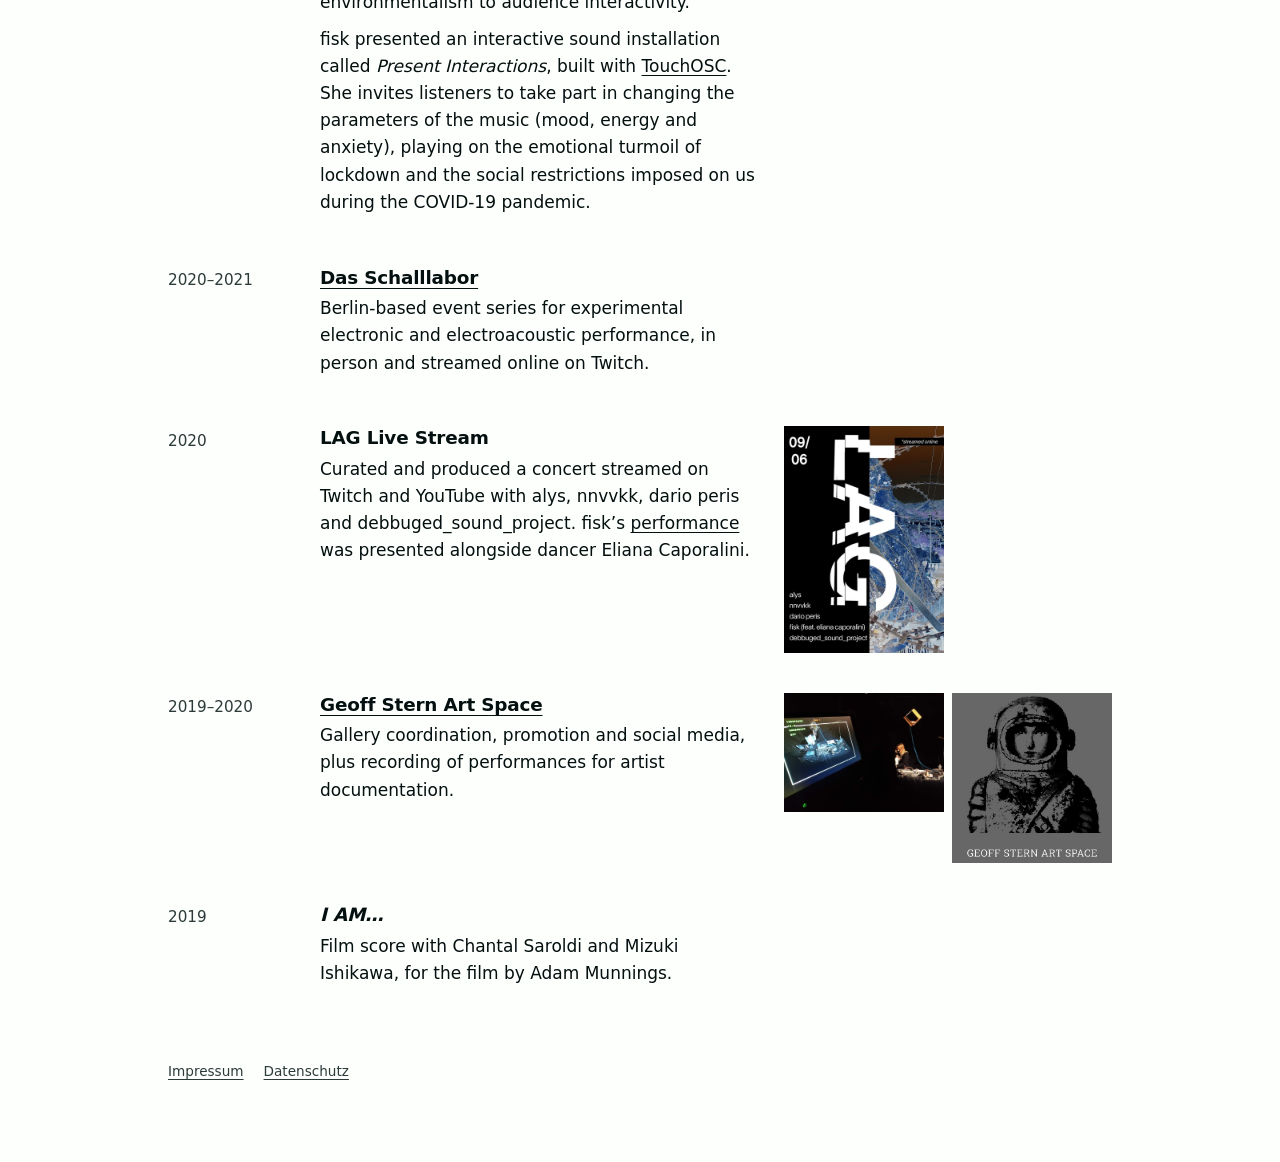
<file: projects.html>
<!DOCTYPE html>
<html lang="en">
<head>
<meta charset="utf-8">
<meta name="viewport" content="width=device-width, initial-scale=1">
<title>fisk – projects</title>
<meta name="description" content="fisk is a promoter, DJ, artist and sound engineer based in Berlin.">
<link rel="stylesheet" href="style.css">
</head>
<body>
<div class="wrap">
<header>
<a class="brand" href="index.html">fisk</a>
<nav aria-label="Main">
<a href="index.html">home</a>
<a href="bio.html">bio</a>
<a href="projects.html" aria-current="page">projects</a>
<a href="gigs.html">gigs</a>
<a href="releases.html">releases</a>
</nav>
<div class="contact">
<a href="mailto:fisksounds@gmail.com">fisksounds@gmail.com</a>
<span class="links"><a href="https://ra.co/dj/fisk" target="_blank" rel="noopener noreferrer">RA</a><a href="https://soundcloud.com/fisksounds" target="_blank" rel="noopener noreferrer">SoundCloud</a><a href="https://www.instagram.com/fisk.wav/" target="_blank" rel="noopener noreferrer">IG</a></span>
</div>
</header>
<main class="projects">
<article>
<div class="when">now</div>
<div>
<h2>Bass Driven Poetry</h2>
<p>Live project with poet gega, built on music-philosophy and socio-critical poetry. The debut album <a href="https://gegafisk.bandcamp.com/album/bass-driven-poetry" target="_blank" rel="noopener noreferrer"><em>Bass Driven Poetry</em></a> was released on 22 March 2026. Made with found objects, voice, samplers and synths. Live shows include <a href="https://www.silent-green.net/programm/detail/silent-green-open-lab-6-gregory-pearce-gegafisk?tx_news_pi1%5Bday%5D=14&amp;tx_news_pi1%5Bmonth%5D=7&amp;tx_news_pi1%5Byear%5D=2026&amp;cHash=c5fd8bc009d7ce2e4d79aec113de6d45" target="_blank" rel="noopener noreferrer">Silent Green</a>, 90mil and Kwia.</p>
</div>
<div class="pics">
<a href="https://gegafisk.bandcamp.com/album/bass-driven-poetry" target="_blank" rel="noopener noreferrer"><img src="bass-driven-poetry-cover.jpg" alt="Bass Driven Poetry album cover: two people in headphones seated on a Berlin train, the title in red handwriting" width="600" height="600" loading="lazy"></a>
</div>
</article>
<article>
<div class="when">now</div>
<div>
<h2>AL.Berlin &amp; AL.Festival</h2>
<p>Curator, organiser, technical manager, and social media and PR manager. Facilitated partnership and workshops with Ableton Live in 2026.</p>
<p>AL.Berlin is a collective presenting interdisciplinary events with live music, film, DJs and artists, focused on contemporary music from West Asia and North Africa, and beyond. Since 2019, AL.FESTIVAL has grown from a one-night event into a week-long platform. Through festivals, concerts and conversations, we amplify voices from the Global Majority, connecting artists with Berlin’s diverse audiences while creating spaces of joy, resistance and cultural pride.</p>
<p><a href="https://www.instagram.com/alberlinmusic/" target="_blank" rel="noopener noreferrer">Instagram</a> · <a href="https://www.alberlin.com/" target="_blank" rel="noopener noreferrer">Website</a> · <a href="https://soundcloud.com/alberlinmusic" target="_blank" rel="noopener noreferrer">SoundCloud</a></p>
</div>
<div class="pics stack">
<a href="https://www.alberlin.com/" target="_blank" rel="noopener noreferrer"><img src="al-berlin-logo.png" alt="AL.Berlin logo: the letters AL.BERLIN set in a circle around a symbol of crossing lines and dots" width="600" height="580" loading="lazy"></a>
<a href="https://www.alberlin.com/" target="_blank" rel="noopener noreferrer"><img src="al-festival-logo.png" alt="AL.FESTIVAL logo: the name in Arabic and Latin lettering, black and white with a grey outline" width="600" height="279" loading="lazy"></a>
</div>
</article>
<article>
<div class="when">2022–now</div>
<div>
<h2>NoFuture</h2>
<p>Label manager and assistant to the founder, Paulah.</p>
<p>“°ೃ Community* Music Label * Party Series °ೃ࿔°<br>NoFuture (est. 2020) is a mix series platform, independent music label and community based between Madrid – Berlin – Ams &amp; internet dedicated 2 curate experimental &amp; club rhythms + vibing moments 4 yaaa”</p>
<p><a href="https://nofutureberlin.club/" target="_blank" rel="noopener noreferrer">Website</a> · <a href="https://soundcloud.com/nofutureberlin" target="_blank" rel="noopener noreferrer">SoundCloud</a> · <a href="https://nofutureberlin.bandcamp.com/" target="_blank" rel="noopener noreferrer">Bandcamp</a></p>
</div>
<div class="pics">
<a href="https://nofutureberlin.club/" target="_blank" rel="noopener noreferrer"><img src="nofuture-logo.png" alt="NoFuture logo in pink graffiti-style lettering with a white and black outline" width="600" height="184" loading="lazy"></a>
</div>
</article>
<article>
<div class="when">2022–2026</div>
<div>
<h2><a href="https://ra.co/promoters/134372" target="_blank" rel="noopener noreferrer">Green Room Berlin</a></h2>
<p>Co-founder, curator and resident. Intimate parties for a darker, more percussive side of electronic music, with a distinct UK influence. Events held in secret locations, at Fitzroy and OHM. Also a platform on <a href="https://www.buymusic.club/user/greenroomberlin" target="_blank" rel="noopener noreferrer">Buy Music Club</a>.</p>
<p>Residents were fisk, Schulze, Tempestfeather, and Frank and Geoff. With guests Bloomfeld, Impurity, Lyndon Lewis, |||||||||||||||||||| (Barcode), Blume, <a href="https://soundcloud.com/miellllllll/green-room-x-fitzroy-berlin-mi-el-dj-set-140624?in=miellllllll/sets/live-recordings" target="_blank" rel="noopener noreferrer">mi-el</a>, Lewis Lowe, Ila Brugal, Katiusha, Kessler, Coido, <a href="https://soundcloud.com/noodsradio/green-room-w-fisk-b2b-giordano-live-giri-berlin-1st-november-24" target="_blank" rel="noopener noreferrer">Delta Division</a>, <a href="https://soundcloud.com/noodsradio/green-room-w-air-protection-office-b2b-tempestfeather-6th-february-25?in=greenroomberlin/sets/noods-radio-show-green-room-w" target="_blank" rel="noopener noreferrer">Air Protection Office</a>, Yushh, <a href="https://soundcloud.com/noodsradio/green-room-w-miri-malek-1st-august-25" target="_blank" rel="noopener noreferrer">Miri Malek</a> and more.</p>
<p><a href="https://www.instagram.com/greenroomberlin/" target="_blank" rel="noopener noreferrer">Instagram</a> · <a href="https://soundcloud.com/greenroomberlin" target="_blank" rel="noopener noreferrer">SoundCloud</a></p>
</div>
<div class="pics">
<a href="green-room-06-poster.jpg" target="_blank" rel="noopener noreferrer"><img src="green-room-06-poster.jpg" alt="Green Room 06 poster in green and black, Friday 6 June, Fitzroy, with the lineup Yushh, Miri Malek, Tempestfeather, schulze and Frank & Geoff" width="800" height="1067" loading="lazy"></a>
<a href="green-room-ohm-poster-2025.jpg" target="_blank" rel="noopener noreferrer"><img src="green-room-ohm-poster-2025.jpg" alt="Poster for Fear of Silence x Green Room at OHM Berlin, Thursday 27 February 2025, with a halftone portrait and the lineup" width="800" height="1000" loading="lazy"></a>
<a href="green-room-05-poster-2024.jpg" target="_blank" rel="noopener noreferrer"><img src="green-room-05-poster-2024.jpg" alt="Green Room 05 poster in green and black, Fitzroy, 8 November 2024, with the lineup" width="800" height="1029" loading="lazy"></a>
<a href="green-room-01-poster-2022.jpg" target="_blank" rel="noopener noreferrer"><img src="green-room-01-poster-2022.jpg" alt="Green Room 01 poster in green and black, off location, 29 July 2022" width="800" height="1022" loading="lazy"></a>
</div>
</article>
<article>
<div class="when">2024</div>
<div>
<h2>ecoSYNTH: From Fungiverse to Metaverse</h2>
<p>Organiser and curator, as Mixed Signals, of the interdisciplinary Vorspiel event at TOP Project Space Berlin, 2–4 February 2024.</p>
</div>
</article>
<article>
<div class="when">2023</div>
<div>
<h2>Berlin Art Week: <em>Echoes of Evolutionary Data</em></h2>
<p>Sound for an installation by Xristina Sarli at MaHalla Berlin, 13–17 September 2023.</p>
</div>
</article>
<article>
<div class="when">2023</div>
<div>
<h2>Mythcelium Festival</h2>
<p>Audiovisual festival co-curated with Mycelionaires and mycohackers, 26–27 May 2023 at <a href="https://www.instagram.com/top_ev_berlin/" target="_blank" rel="noopener noreferrer">TOP Project Space</a>, Berlin.</p>
<p>With 10 live sets including Monstera Black and alys(alys)alys, P_a_t_t_e_r_n_2_3, Gina Lo, Mizuki Ishikawa and Shun Mose, and V1V1S3KT1ON (DJ).</p>
</div>
<div class="pics">
<a href="mythcelium-poster-2023.jpg" target="_blank" rel="noopener noreferrer"><img src="mythcelium-poster-2023.jpg" alt="Mythcelium Festival poster, A Mushroom Odyssey, 26 and 27 May, in black and white glitch imagery" width="800" height="1133" loading="lazy"></a>
</div>
</article>
<article>
<div class="when">2022–2024</div>
<div>
<h2>Keine Zeit / Keine Zeit Drone</h2>
<p>Founder and curator of an interdisciplinary concert series held at AL.Berlin, with live acts, DJs and art installations. Keine Zeit Drone is the continuation of the multidisciplinary concept into deep listening sessions with a focus on experimental, drone and ambient music and art performances in a quadraphonic space. The project continued as Mixed Signals after AL.Berlin closed in April 2023. Two events were created at TopLab Berlin with Mycelionaires, including one for the Mythcelium festival (see above). fisk has taken a break from independently creating experimental concerts since 2024.</p>
</div>
<div class="pics">
<a href="keine-zeit-poster-2022.jpg" target="_blank" rel="noopener noreferrer"><img src="keine-zeit-poster-2022.jpg" alt="Keine Zeit poster for 12 March at AL.Berlin: a collage of a mask head and a figure in checked shorts on a red-brown ground, with the lineup" width="800" height="1132" loading="lazy"></a>
<a href="keine-zeit-drone-poster.jpg" target="_blank" rel="noopener noreferrer"><img src="keine-zeit-drone-poster.jpg" alt="Keine Zeit Drone poster for 14 December at AL.Berlin: a teal and red toned collage of a mask head and a figure in shorts, with the lineup" width="800" height="1132" loading="lazy"></a>
<figure class="wide"><a href="keine-zeit-drone-al-berlin-2022.jpg" target="_blank" rel="noopener noreferrer"><img src="keine-zeit-drone-al-berlin-2022.jpg" alt="Four performers at a table of modular synthesizers in front of an orange and purple video projection" width="800" height="460" loading="lazy"></a><figcaption>Keine Zeit Drone</figcaption></figure>
</div>
</article>
<article>
<div class="when">2022</div>
<div>
<h2>Captain John’s Studio</h2>
<p>Music for a video installation for <a href="https://vimeo.com/761789942" target="_blank" rel="noopener noreferrer">Captain John’s Manifesto</a>, and a live set at the studio’s opening in Berlin on 27 April 2022.</p>
</div>
</article>
<article>
<div class="when">2021</div>
<div>
<h2>Abstrakte Visuelle Referenz</h2>
<p>Live performance with a modular synthesizer ensemble at Superbooth, 18 September 2021.</p>
</div>
</article>
<article>
<div class="when">2021</div>
<div>
<h2><a href="https://www.twitch.tv/xywz_secluded_spaces" target="_blank" rel="noopener noreferrer">xywz_secluded_spaces</a></h2>
<p>Hybrid event at Funkhaus Berlin, in person and streamed on <a href="https://www.twitch.tv/xywz_secluded_spaces" target="_blank" rel="noopener noreferrer">Twitch</a>. Eleven artists created individually explorable spaces, installations and performances, interpreting concepts from environmentalism to audience interactivity.</p>
<p>fisk presented an interactive sound installation called <em>Present Interactions</em>, built with <a href="https://hexler.net/touchosc" target="_blank" rel="noopener noreferrer">TouchOSC</a>. She invites listeners to take part in changing the parameters of the music (mood, energy and anxiety), playing on the emotional turmoil of lockdown and the social restrictions imposed on us during the COVID-19 pandemic.</p>
</div>
</article>
<article>
<div class="when">2020–2021</div>
<div>
<h2><a href="https://www.instagram.com/das_schalllabor/" target="_blank" rel="noopener noreferrer">Das Schalllabor</a></h2>
<p>Berlin-based event series for experimental electronic and electroacoustic performance, in person and streamed online on Twitch.</p>
</div>
</article>
<article>
<div class="when">2020</div>
<div>
<h2>LAG Live Stream</h2>
<p>Curated and produced a concert streamed on Twitch and YouTube with alys, nnvvkk, dario peris and debbuged_sound_project. fisk’s <a href="https://youtu.be/X4BFPSPxvNw" target="_blank" rel="noopener noreferrer">performance</a> was presented alongside dancer Eliana Caporalini.</p>
</div>
<div class="pics">
<a href="lag-live-stream-poster-2020.jpg" target="_blank" rel="noopener noreferrer"><img src="lag-live-stream-poster-2020.jpg" alt="LAG poster for 9 June, streamed online, with the lineup in white on black beside a blue-toned image of razor wire" width="800" height="1132" loading="lazy"></a>
</div>
</article>
<article>
<div class="when">2019–2020</div>
<div>
<h2><a href="https://www.geoffsternartspace.com/about/" target="_blank" rel="noopener noreferrer">Geoff Stern Art Space</a></h2>
<p>Gallery coordination, promotion and social media, plus recording of performances for artist documentation.</p>
</div>
<div class="pics">
<a href="geoff-stern-art-space-2.jpg" target="_blank" rel="noopener noreferrer"><img src="geoff-stern-art-space-2.jpg" alt="A performer at a table of electronics in a dark room, with a camera monitor in the foreground" width="800" height="598" loading="lazy"></a>
<a href="geoff-stern-art-space-1.jpg" target="_blank" rel="noopener noreferrer"><img src="geoff-stern-art-space-1.jpg" alt="Geoff Stern Art Space logo: a figure in an astronaut helmet" width="524" height="558" loading="lazy"></a>
</div>
</article>
<article>
<div class="when">2019</div>
<div>
<h2><em>I AM…</em></h2>
<p>Film score with Chantal Saroldi and Mizuki Ishikawa, for the film by Adam Munnings.</p>
</div>
</article>
</main>
<footer class="site-footer"><a href="impressum.html">Impressum</a><a href="datenschutz.html">Datenschutz</a></footer>
</div>
</body>
</html>
</file>
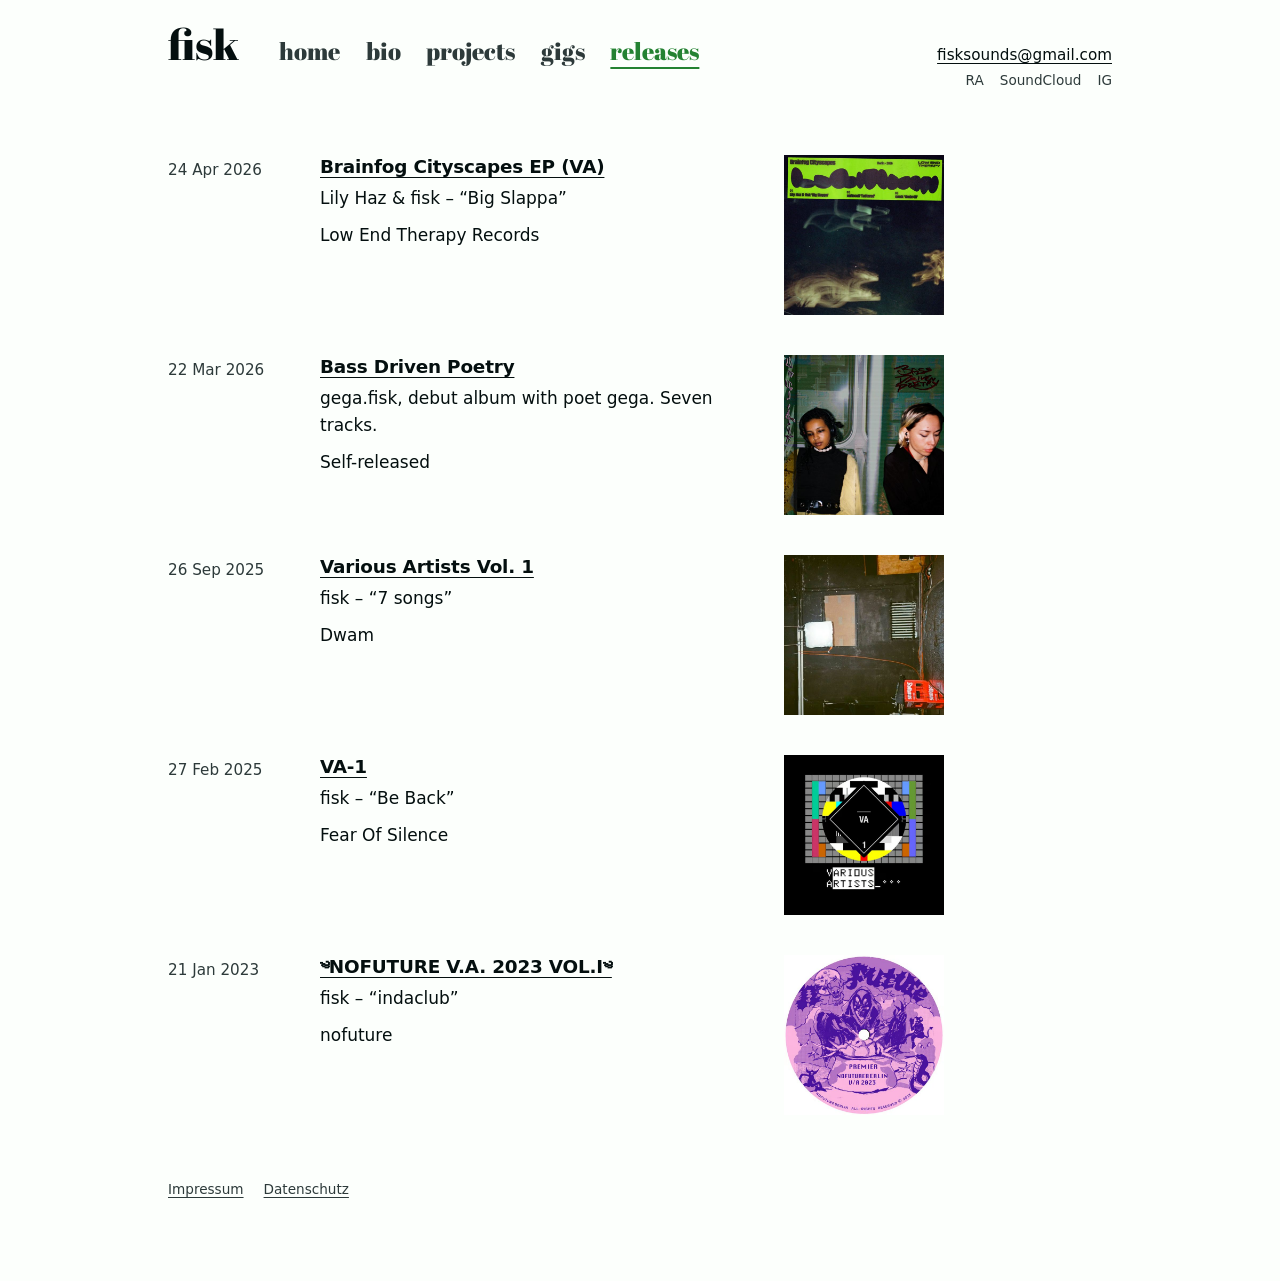
<file: releases.html>
<!DOCTYPE html>
<html lang="en">
<head>
<meta charset="utf-8">
<meta name="viewport" content="width=device-width, initial-scale=1">
<title>fisk – releases</title>
<meta name="description" content="fisk is a promoter, DJ, artist and sound engineer based in Berlin.">
<link rel="stylesheet" href="style.css">
</head>
<body>
<div class="wrap">
<header>
<a class="brand" href="index.html">fisk</a>
<nav aria-label="Main">
<a href="index.html">home</a>
<a href="bio.html">bio</a>
<a href="projects.html">projects</a>
<a href="gigs.html">gigs</a>
<a href="releases.html" aria-current="page">releases</a>
</nav>
<div class="contact">
<a href="mailto:fisksounds@gmail.com">fisksounds@gmail.com</a>
<span class="links"><a href="https://ra.co/dj/fisk" target="_blank" rel="noopener noreferrer">RA</a><a href="https://soundcloud.com/fisksounds" target="_blank" rel="noopener noreferrer">SoundCloud</a><a href="https://www.instagram.com/fisk.wav/" target="_blank" rel="noopener noreferrer">IG</a></span>
</div>
</header>
<main class="projects">
<article>
<div class="when">24 Apr 2026</div>
<div>
<h2><a href="https://lowendtherapyrecords.bandcamp.com/album/brainfog-cityscapes-ep" target="_blank" rel="noopener noreferrer">Brainfog Cityscapes EP (VA)</a></h2>
<p>Lily Haz &amp; fisk – “Big Slappa”</p>
<p>Low End Therapy Records</p>
</div>
<div class="pics">
<a href="https://lowendtherapyrecords.bandcamp.com/album/brainfog-cityscapes-ep" target="_blank" rel="noopener noreferrer"><img src="brainfog-cityscapes-ep-cover.jpg" alt="Brainfog Cityscapes EP cover: a lime green label with the title, Berlin 2026, Low End Therapy and a tracklist, above blurred light trails on black" width="600" height="600" loading="lazy"></a>
</div>
</article>
<article>
<div class="when">22 Mar 2026</div>
<div>
<h2><a href="https://gegafisk.bandcamp.com/album/bass-driven-poetry" target="_blank" rel="noopener noreferrer">Bass Driven Poetry</a></h2>
<p>gega.fisk, debut album with poet gega. Seven tracks.</p>
<p>Self-released</p>
</div>
<div class="pics">
<a href="https://gegafisk.bandcamp.com/album/bass-driven-poetry" target="_blank" rel="noopener noreferrer"><img src="bass-driven-poetry-cover.jpg" alt="Bass Driven Poetry album cover: two people in headphones seated on a Berlin train, the title in red handwriting" width="600" height="600" loading="lazy"></a>
</div>
</article>
<article>
<div class="when">26 Sep 2025</div>
<div>
<h2><a href="https://dwamcollective.bandcamp.com/album/various-artists-vol-1" target="_blank" rel="noopener noreferrer">Various Artists Vol. 1</a></h2>
<p>fisk – “7 songs”</p>
<p>Dwam</p>
</div>
<div class="pics">
<a href="https://dwamcollective.bandcamp.com/album/various-artists-vol-1" target="_blank" rel="noopener noreferrer"><img src="dwam-various-artists-vol-1-cover.jpg" alt="Cover of Dwam’s Various Artists Vol. 1: a sideways photo of a dark room wall with a cardboard panel, a radiator and an orange cable" width="600" height="600" loading="lazy"></a>
</div>
</article>
<article>
<div class="when">27 Feb 2025</div>
<div>
<h2><a href="https://fearofsilence-fos.bandcamp.com/album/va-1" target="_blank" rel="noopener noreferrer">VA-1</a></h2>
<p>fisk – “Be Back”</p>
<p>Fear Of Silence</p>
</div>
<div class="pics">
<a href="https://fearofsilence-fos.bandcamp.com/album/va-1" target="_blank" rel="noopener noreferrer"><img src="fear-of-silence-va-1-cover.jpg" alt="Cover of VA-1 on Fear Of Silence: a TV test-card pattern in grey, green, pink and blue with a black diamond reading VA 1, above the words Various Artists on black" width="600" height="600" loading="lazy"></a>
</div>
</article>
<article>
<div class="when">21 Jan 2023</div>
<div>
<h2><a href="https://nofutureberlin.bandcamp.com/album/nofuture-v-a-2023-vol-i" target="_blank" rel="noopener noreferrer">༄NOFUTURE V.A. 2023 VOL.I༄</a></h2>
<p>fisk – “indaclub”</p>
<p>nofuture</p>
</div>
<div class="pics">
<a href="https://nofutureberlin.bandcamp.com/album/nofuture-v-a-2023-vol-i" target="_blank" rel="noopener noreferrer"><img src="nofuture-va-2023-vol-1-cover.jpg" alt="Cover of NOFUTURE V.A. 2023 Vol. I: a pink and purple record label illustration of a hooded figure, demons and a snake, with the text Premier NOFUTUREBERLIN V/A 2023" width="600" height="600" loading="lazy"></a>
</div>
</article>
</main>
<footer class="site-footer"><a href="impressum.html">Impressum</a><a href="datenschutz.html">Datenschutz</a></footer>
</div>
</body>
</html>
</file>
<file: style.css>
@font-face{font-family:"Abril Fatface";src:url("abril-fatface.woff2") format("woff2");font-weight:400;font-style:normal;font-display:swap}
:root{--bg:#FCFFFC;--ink:#040F0F;--grey:#2D3A3A;--accent:#248232;--display:"Abril Fatface",Georgia,"Times New Roman",serif}
*{box-sizing:border-box}
html{-webkit-text-size-adjust:100%}
body{margin:0;background:var(--bg);color:var(--ink);font:1.0625rem/1.6 ui-sans-serif,system-ui,"Helvetica Neue",Arial,sans-serif}
a{color:inherit;text-decoration-thickness:1px;text-underline-offset:.2em}
a:hover,a:focus-visible{color:var(--accent)}
a:focus-visible{outline:2px solid var(--accent);outline-offset:3px}
.wrap{max-width:62rem;margin:0 auto;padding:1.5rem 1.5rem 5rem}
header{display:grid;grid-template-columns:auto 1fr auto;align-items:baseline;gap:1rem 2.5rem;padding-bottom:4rem}
.brand{font-family:var(--display);font-size:2.6rem;font-weight:400;line-height:1;letter-spacing:0;text-decoration:none}
nav{display:flex;flex-wrap:wrap;gap:.25rem 1.6rem;font-family:var(--display);font-size:1.5rem;font-weight:400;line-height:1.2}
nav a{text-decoration:none;color:var(--grey)}
nav a:hover,nav a[aria-current="page"]{color:var(--accent)}
nav a[aria-current="page"]{text-decoration:underline;text-underline-offset:.3em}
.contact{font-size:.95rem;text-align:right}
.lead{font-family:var(--display);font-size:clamp(2.8rem,9vw,6.25rem);line-height:1.05;font-weight:400;letter-spacing:-.01em;max-width:14em;margin:3rem 0 0;color:var(--accent)}
.text{max-width:38rem}
.text h2{font-family:var(--display);font-size:2.5rem;font-weight:400;line-height:1.1;letter-spacing:0;margin:0 0 1rem;color:var(--accent)}
.text section+section{margin-top:3.5rem}
.text p{margin:0 0 1.1rem}
.projects article{display:grid;grid-template-columns:8rem minmax(0,1fr) 20.5rem;gap:.5rem 1.5rem;margin-bottom:2.5rem}
.projects h2{font-size:1.15rem;line-height:1.3;margin:0 0 .35rem;letter-spacing:-.01em}
.projects p{margin:0 0 .6rem;max-width:36rem}
.when{color:var(--grey);font-size:.95rem;padding-top:.15rem}
@media(max-width:600px){
header{grid-template-columns:1fr auto;padding-bottom:2.5rem}
nav{grid-column:1/-1;grid-row:2;font-size:1.3rem}
.projects article{grid-template-columns:1fr}
.lead{margin-top:1.5rem}
}
.gigs section+section{margin-top:3.5rem}
.gigs h2{font-family:var(--display);font-size:2.5rem;font-weight:400;line-height:1.1;letter-spacing:0;margin:0 0 1.25rem;color:var(--accent)}
.gigs ul{list-style:none;margin:0;padding:0;max-width:48rem}
.gigs li{display:grid;grid-template-columns:8rem 1fr;gap:.25rem 1.5rem;margin-bottom:.9rem}
@media(max-width:600px){.gigs li{grid-template-columns:1fr}}
.contact a{display:inline}
.contact .links{display:flex;gap:1rem;justify-content:flex-end;margin-top:.15rem;font-size:.85rem}
.contact .links a{color:var(--grey);text-decoration:none}
.contact .links a:hover{color:var(--accent)}
.pics{display:grid;grid-template-columns:repeat(2,minmax(0,10rem));gap:.5rem;align-content:start}
.pics a{display:block}
.pics img{display:block;width:100%;height:auto}
.pics .credit{grid-column:1/-1;margin:0;font-size:.8rem;color:var(--grey)}
@media(max-width:900px){.projects article{grid-template-columns:7rem minmax(0,1fr)}.projects .pics{grid-column:2}}
@media(max-width:600px){.projects article{grid-template-columns:1fr}.projects .pics{grid-column:1;margin-top:.5rem}}
.mixes{display:flex;gap:1.25rem;margin:0 0 1.25rem}

.gigs section{display:grid;grid-template-columns:minmax(0,1fr) 13rem;column-gap:2rem;align-items:start}
.gigs section>h2,.gigs section>.mixes{grid-column:1/-1}
.gigs .pics{display:flex;flex-direction:column;gap:1rem}
.gigs figure{margin:0}
.gigs figcaption{margin-top:.3rem;font-size:.8rem;line-height:1.35;color:var(--grey)}
@media(max-width:600px){.gigs section{grid-template-columns:1fr}.gigs .pics{max-width:20rem;margin-top:1.5rem}}
.text .secondary h2{font-size:1.8rem}
.text .secondary p{font-size:.95rem}
.portrait{margin:1.75rem 0 0;max-width:20rem}
.portrait img{display:block;width:100%;height:auto}
.portrait figcaption{margin-top:.3rem;font-size:.8rem;color:var(--grey)}
.pics figure{margin:0}
.pics figure.wide{grid-column:1/-1}
.pics figcaption{margin-top:.3rem;font-size:.8rem;line-height:1.35;color:var(--grey)}

.site-footer{display:flex;gap:1.25rem;margin-top:4rem;font-size:.85rem}
.site-footer a{color:var(--grey)}
.site-footer a:hover{color:var(--accent)}
.legal h2{font-size:1.9rem}
.legal h3{margin:1.6rem 0 .4rem;font-size:1.05rem}
.legal p,.legal address{font-size:.95rem;font-style:normal;margin:0 0 .9rem}
.legal section+section{margin-top:4rem;padding-top:2rem;border-top:1px solid var(--grey)}
.available{margin:2rem 0 0;max-width:34rem;font-size:1.15rem;line-height:1.45;color:var(--ink)}
.pics.stack{grid-template-columns:minmax(0,10rem)}
.home-logo{display:block;width:min(24rem,85%);height:auto;margin-left:auto;margin-right:auto;margin-top:clamp(5rem,16vh,11rem)}
</file>
